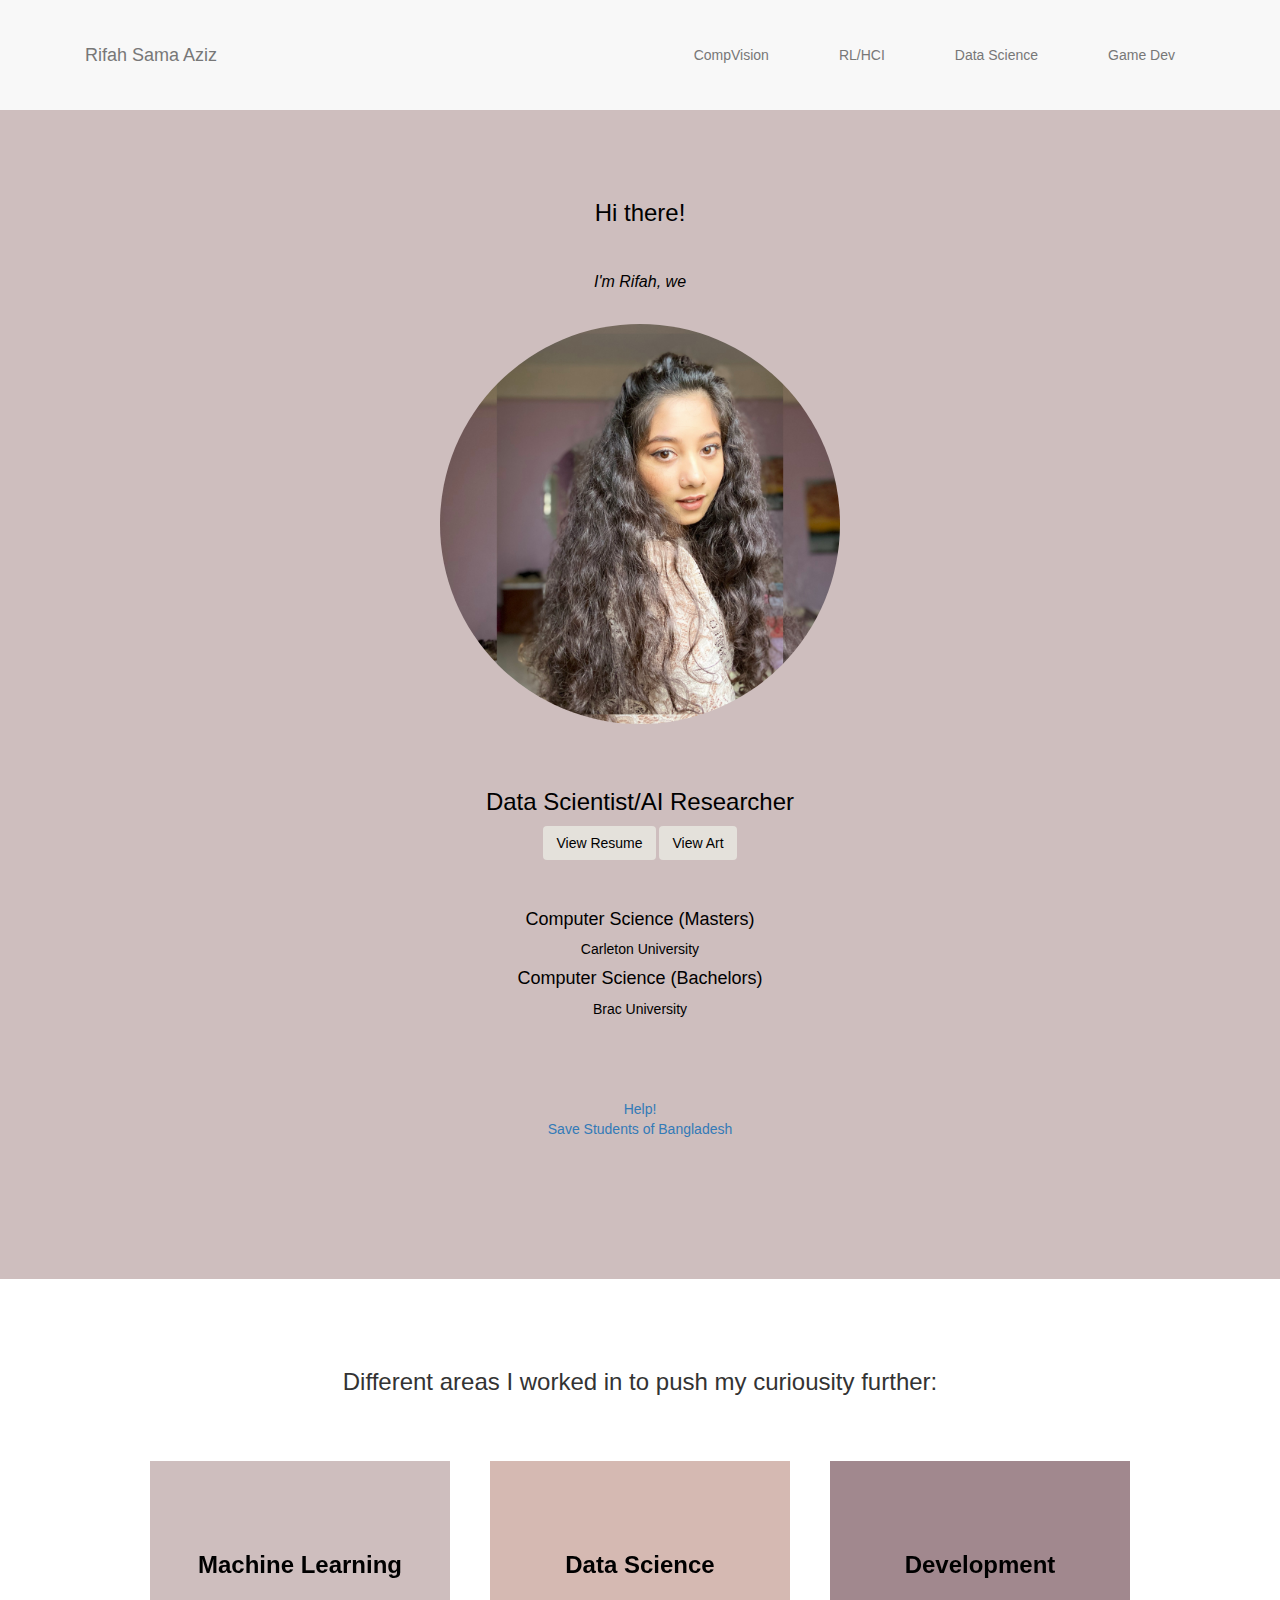
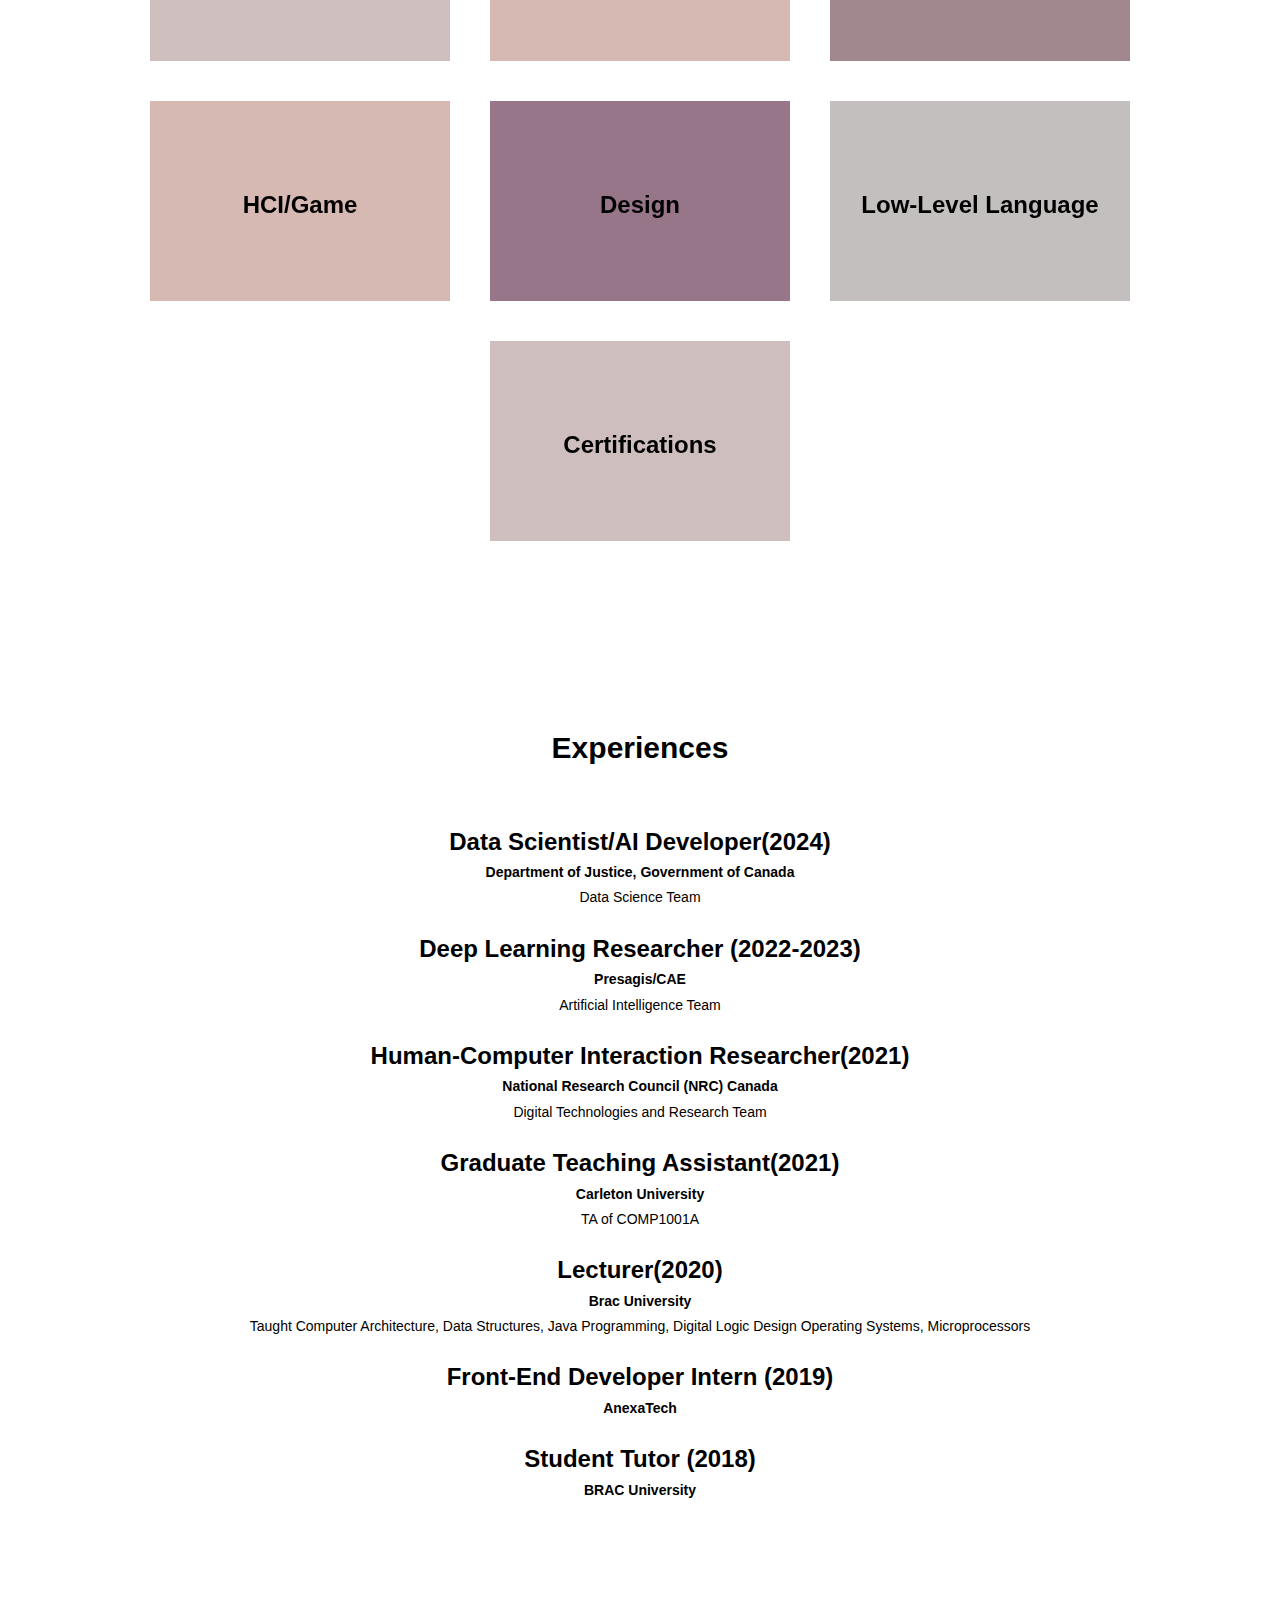
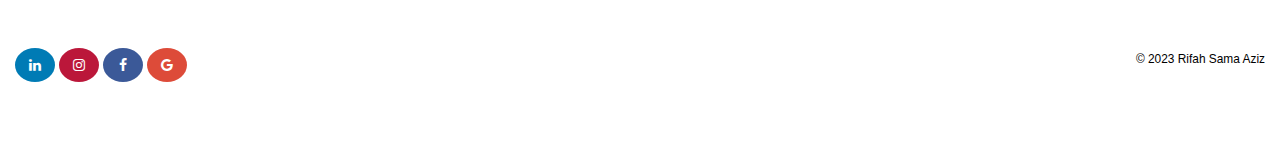
<file: index.html>
<!DOCTYPE html>
<html>
<head>
    <!-- Theme Made By www.w3schools.com - No Copyright -->
    <title>Rifah Sama Aziz</title>

    <meta charset="utf-8">
    <meta name="viewport" content="width=device-width, initial-scale=1">
    <link rel="stylesheet" type="text/css" href="styles.css">
    <link rel="stylesheet" href="https://maxcdn.bootstrapcdn.com/bootstrap/3.4.0/css/bootstrap.min.css">
    <link rel="stylesheet" href="https://cdnjs.cloudflare.com/ajax/libs/font-awesome/4.7.0/css/font-awesome.min.css">
    <link href="https://fonts.googleapis.com/css?family=Montserrat" rel="stylesheet">
    <script src="https://ajax.googleapis.com/ajax/libs/jquery/3.4.1/jquery.min.js"></script>
    <script src="https://maxcdn.bootstrapcdn.com/bootstrap/3.4.0/js/bootstrap.min.js"></script>


</head>
<body>

    <!-- Navbar -->
   <nav class="navbar-default">
        <div class="container">
            <div class="navbar-header">
                <button type="button" class="navbar-toggle" data-toggle="collapse" data-target="#myNavbar">
                    <span class="icon-bar"></span>
                    <span class="icon-bar"></span>
                    <span class="icon-bar"></span>
                </button>
                <a class="navbar-brand" href="#"><br>Rifah Sama Aziz</a>
            </div>
            <div class="collapse navbar-collapse" id="myNavbar">
                <ul class="nav navbar-nav navbar-right">
                    <li><a href="CV.html">CompVision  </a></li>
                    <li><a href="RL.html">RL/HCI </a></li>
                    <li><a href="dataviz.html">Data Science </a></li>
                    <li><a href="game.html">Game Dev</a></li>

                </ul>
            </div>
        </div>
        </nav>


    <!-- First Container -->
    <div class="container-fluid bg-1 text-center">
        <h3 class="margin">Hi there! </h3>
        <p id="typing"></p>
        <br>

        <script>
            var i = 0;
            var txt = "I'm Rifah, welcome to my page! \n I equally enjoy being creative and logical in the field of technology!";
            var speed = 60; /* The speed/duration of the effect in milliseconds */

            function typeWriter() {
            if (i < txt.length) {
                var char = txt.charAt(i) === '\n' ? '<br>' : txt.charAt(i);
                // Wrap the character in a span
                var span = '<span class="highlight">' + char + '</span>';
                document.getElementById("typing").innerHTML += span;
                i++;
                setTimeout(typeWriter, speed);
            }
            //  else {
            //     setTimeout(function() {
            //     i = 0;
            //     document.getElementById("typing").innerHTML = '';
            //     setTimeout(typeWriter, speed);
            //     }, 5000);
            // }
            }

            typeWriter();
        </script>

        <img src="images/rsa.jpg" class="img-responsive img-circle margin" style="display:inline" alt="Rifah" width="400px"> <br />
        <h3>Data Scientist/AI Researcher</h3>
        <a class="button-link btn bg-2" type="button" href="https://drive.google.com/file/d/1A37eMprD4UP8imigxWxhZYgogGyG9a2p/view?usp=sharing"> View Resume</a>
        <a class="button-link btn bg-2" type="button" href="design_and_art.html">View Art</a> <br> <br> <br>
        <!--<a class="button-link btn btn-primary" type="button" href="aiml.html">AI (deep learning)</a>
        <a class="button-link btn btn-primary" type="button" href="mixed.html">Programming</a>
        <a class="button-link btn btn-primary" type="button" href="hci.html">HCI</a>
        <a class="button-link btn btn-primary" type="button" href="dataviz.html"> Data Visualization </a>-->
        <!---<a class="button-link btn btn-primary" type="button" href="https://drive.google.com/file/d/1zRWsrxN1mUVV4gaZgRVTH8EexxXrmWRT/view?usp=share_link"> View HCI/Design Resume</a> -->
        <p><h4>Computer Science (Masters) </h4> Carleton University</p>
        <p><h4>Computer Science (Bachelors)</h4> Brac University</p>
        <div class="container-fluid bg-1 text-centre">
            <a class="petition-button" type="button" href="https://www.change.org/p/end-violence-against-quota-protestors-in-bangladesh" >Help! <br> Save Students of Bangladesh</a>
        </div>


    </div>

    <!-- Knowledge Container -->
    <div class="container-fluid text-center">
        <h3 class="margin worktitle">Different areas I worked in to push my curiousity further: <h3>
        <div class="box-container">
            <div class="box">
                <div class="front bg-1">
                    <h3 class="boldtitle">Machine Learning</h3>
                </div>
                <div class="back">
                    <p>PYTHON, MATLAB</p>
                    <p>Pytorch, Tensorflow </p>
                    <p>Segmentation, Detection, Neural Style Transfer, GANs, 3D Reconstruction, Data Fusion, Transformer Networks, LLMs , Q-Learning</p>
                </div>
            </div>
			<div class="box">
				<div class = "front bg-4">
					<h3 class="boldtitle">Data Science</h3>
				</div>
				<div class="back">
					<p>Python</p>
					<p>PowerBI, Tableau</p>
					<p>Azure, Docker, Databricks</p>
				</div>
			</div>
            <div class="box">
				<div class = "front bg-6">
					<h3 class="boldtitle">Development</h3>
				</div>
				<div class="back">
					<p>JAVA</p>
					<p>SQL</p>
					<p>Html/CSS/Php</p>
					<p>Javascript</p>
				</div>
			</div>
			<div class="box">
				<div class = "front bg-4">
					<h3 class="boldtitle">HCI/Game</h3>
				</div>
				<div class="back">
					<p>C#</p>
					<p>Unity</p>
					<p>VR (Oculus Quest 2)</p>
					<p>Genetic Algorithm</p>
					<p>Procedural Content Generation (PCG) </p>
					<p>Reinforcement Learning</p>
				</div>
			</div>
			<div class="box">
				<div class = "front bg-5">
					<h3 class="boldtitle">Design</h3>
				</div>
				<div class="back">
					<p>Adobe Photoshop</p>
                    <p>Adobe Illustrator</p>
                    <p>Adobe In-Design</p>
					<p>Figma</p>
					<p>Rhino 3D</p>
				</div>
			</div>
			<div class="box">
				<div class = "front bg-7">
					<h3 class="boldtitle">Low-Level Language</h3>
				</div>
				<div class="back">
					<p>MIPS assembly Language</p>
				</div>
			</div>
			<div class="box">
				<div class = "front bg-1">
					<h3 class="boldtitle">Certifications</h3>
				</div>
				<div class="back">
                    <p class="certifications"><a href="https://coursera.org/share/a6973c2ba81bca56cbb70f994a2548a0">DeepLearning.ai Specialization</a></p>
					<p class="certifications"><a href="https://coursera.org/share/bcc78bd9c3d1ff9f52c76f0f5da2b54c">IBM - Python for Datascience,AI and Development</a> </p>
				</div>
			</div>
        </div>
    </div>


    <!-- 2ND Container (Grid) -->
    <div class="container-fluid bg-3 text-center">
        <h2 class="margin heading exptitle">Experiences </h2>

        <div class="row">

            <h3 class="heading">Data Scientist/AI Developer(2024)</h3>
            <h5 class="heading"> Department of Justice, Government of Canada </h5>
            <h5> Data Science Team</h5>

        </div>
        <div class="row">

            <h3 class="heading">Deep Learning Researcher (2022-2023)</h3>
            <h5 class="heading"> Presagis/CAE </h5>
            <h5>Artificial Intelligence Team</h5>
            <!-- <p>
                Worked with computer vision models including 3D reconstrcutions, segmentations and GANs.
            </p> -->
        </div>

        <div class="row">
            <h3 class="heading"> Human-Computer Interaction Researcher(2021)</h3>
            <h5 class="heading"> National Research Council (NRC) Canada  </h5>
            <h5>Digital Technologies and Research Team </h5>
            <!-- <p>Worked on applying reinforcement learning (RL) to automate a tutoring system in VR applciation.</p> -->

        </div>
        <div class="row">
            <h3 class="heading"> Graduate Teaching Assistant(2021)</h3>
            <h5 class="heading"> Carleton University </h5>
            <h5>TA of COMP1001A</h5>
            <!--<img src="" class="img-responsive margin" style="width:100%" alt="Image">-->
        </div>

        <div class="row">

            <h3 class="heading">Lecturer(2020)</h3>
            <h5 class="heading"> Brac University </h5>
            <h5>Taught Computer Architecture, Data Structures, Java Programming,
                Digital Logic Design Operating Systems, Microprocessors
            </h5>

        </div>
        <div class="row">
            <h3 class="heading"> Front-End Developer Intern (2019)</h3>
            <h5 class="heading"> AnexaTech </h5>
            <!-- <p>Worked at AnexaTech learning and working with Javascript frameworks i.e Angular and Materials</p> -->

        </div>
        <div class="row">
            <h3 class="heading"> Student Tutor (2018)</h3>
            <h5 class="heading"> BRAC University</h5>
            <!-- <p>Appointed as the Student Tutor/Teaching Assistant of CSE110(Programming Language 1) under CSE department for Fall2018</p> -->
            <!--<img src="" class="img-responsive margin" style="width:100%" alt="Image">-->
        </div>



    </div>



    <!-- <div class="container-fluid bg-2 text-center">
            <h3 class="margin heading exptitle"> Other Creative Hobbies </h3>
            <a class="button-link btn btn-primary" type="button" href="design_and_art.html">Art/Design</a>

        </div> -->

        <!-- Footer -->
        <footer id="footer" class="container-fluid bg-3 text-center">
            <div style="float:left">
                <a href="https://www.linkedin.com/in/rifahsamaaziz/" class="fa fa-linkedin"></a>
                <a href="https://www.instagram.com/rifah_aziz/" class="fa fa-instagram"></a>
                <a href="https://www.facebook.com/rifah.aziz05/" class="fa fa-facebook"></a>
                <a href="mailto: rifahz999@gmail.com" class="fa fa-google"></a>

            </div>

            <div style="float: right">
                <small> &copy; 2023 Rifah Sama Aziz</small>
            </div>
            <!--
            <p class="mailme">If you would like to contact me, please  <a href = "mailto: onimaflies@gmail.com" style="color:#b45763">
              <b>Email Me</b></a> <a href=""></p> -->
        </footer>
</body>
</html>
</file>
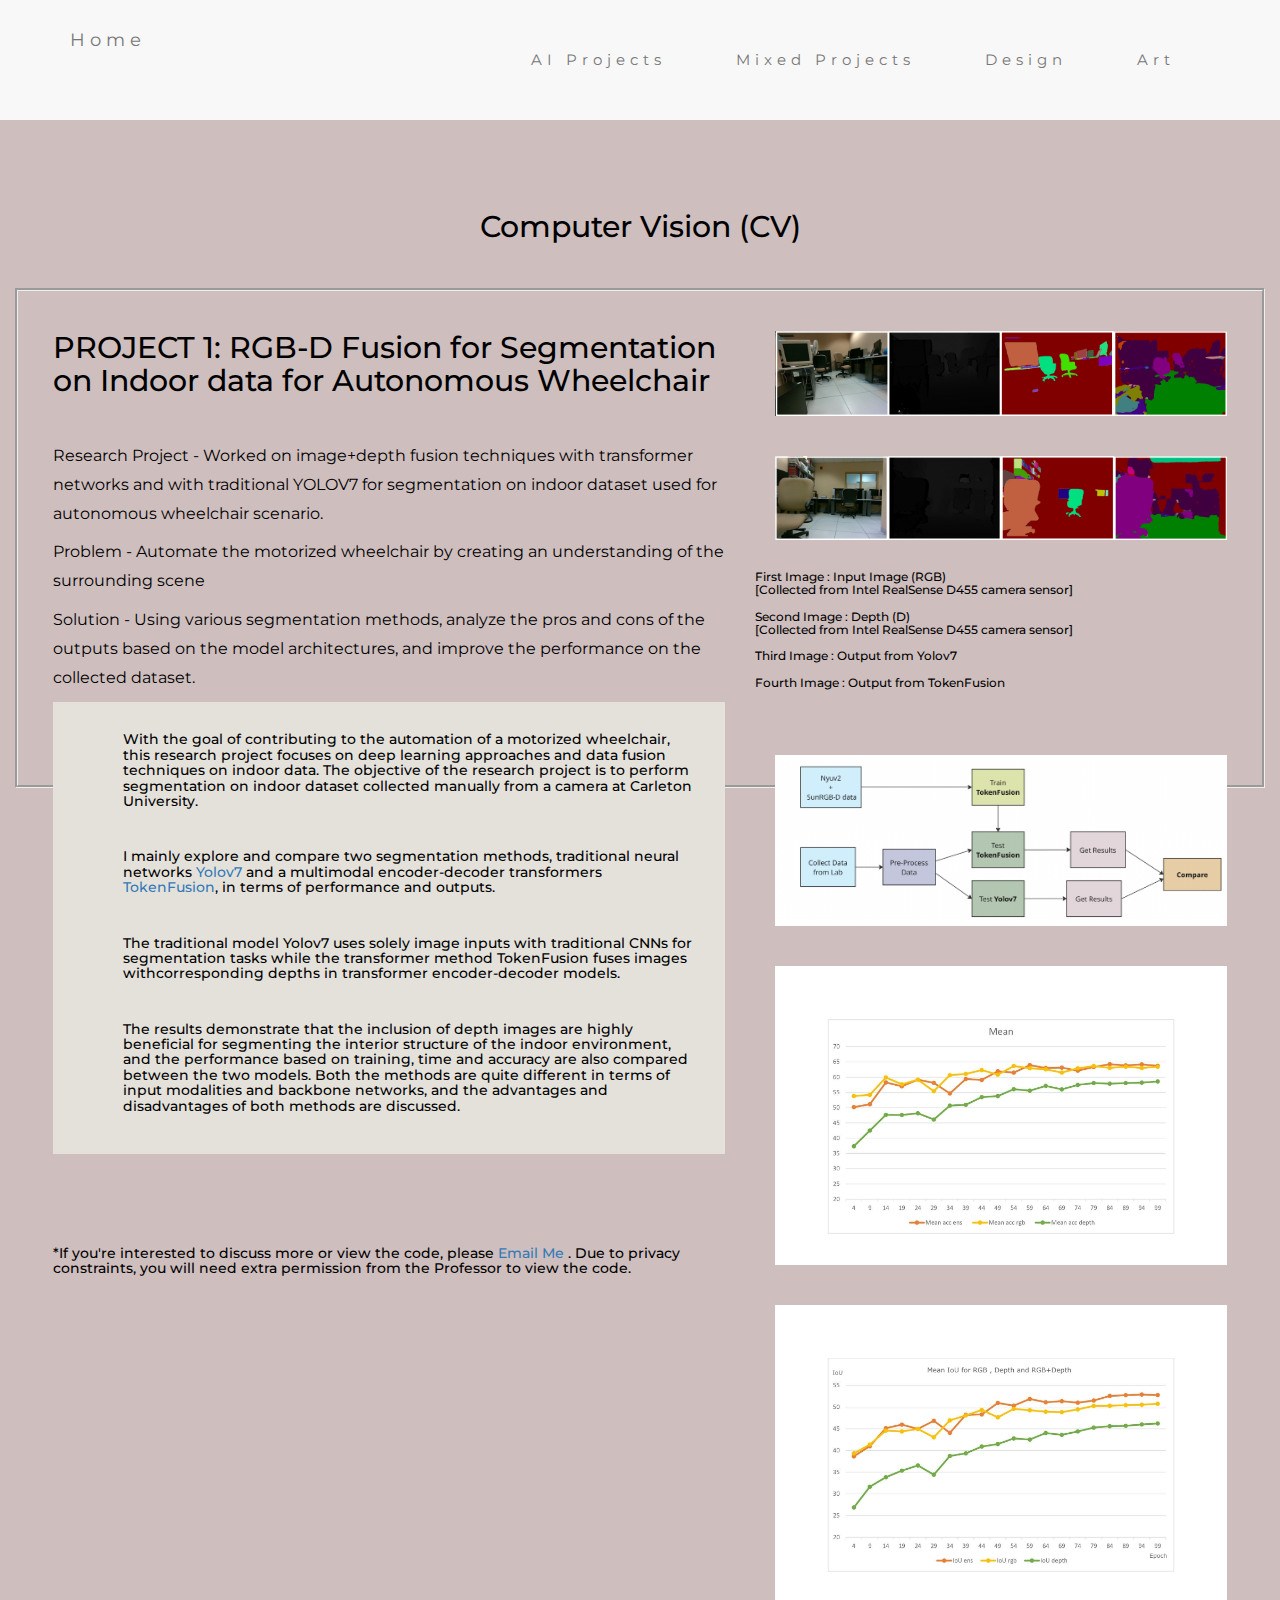
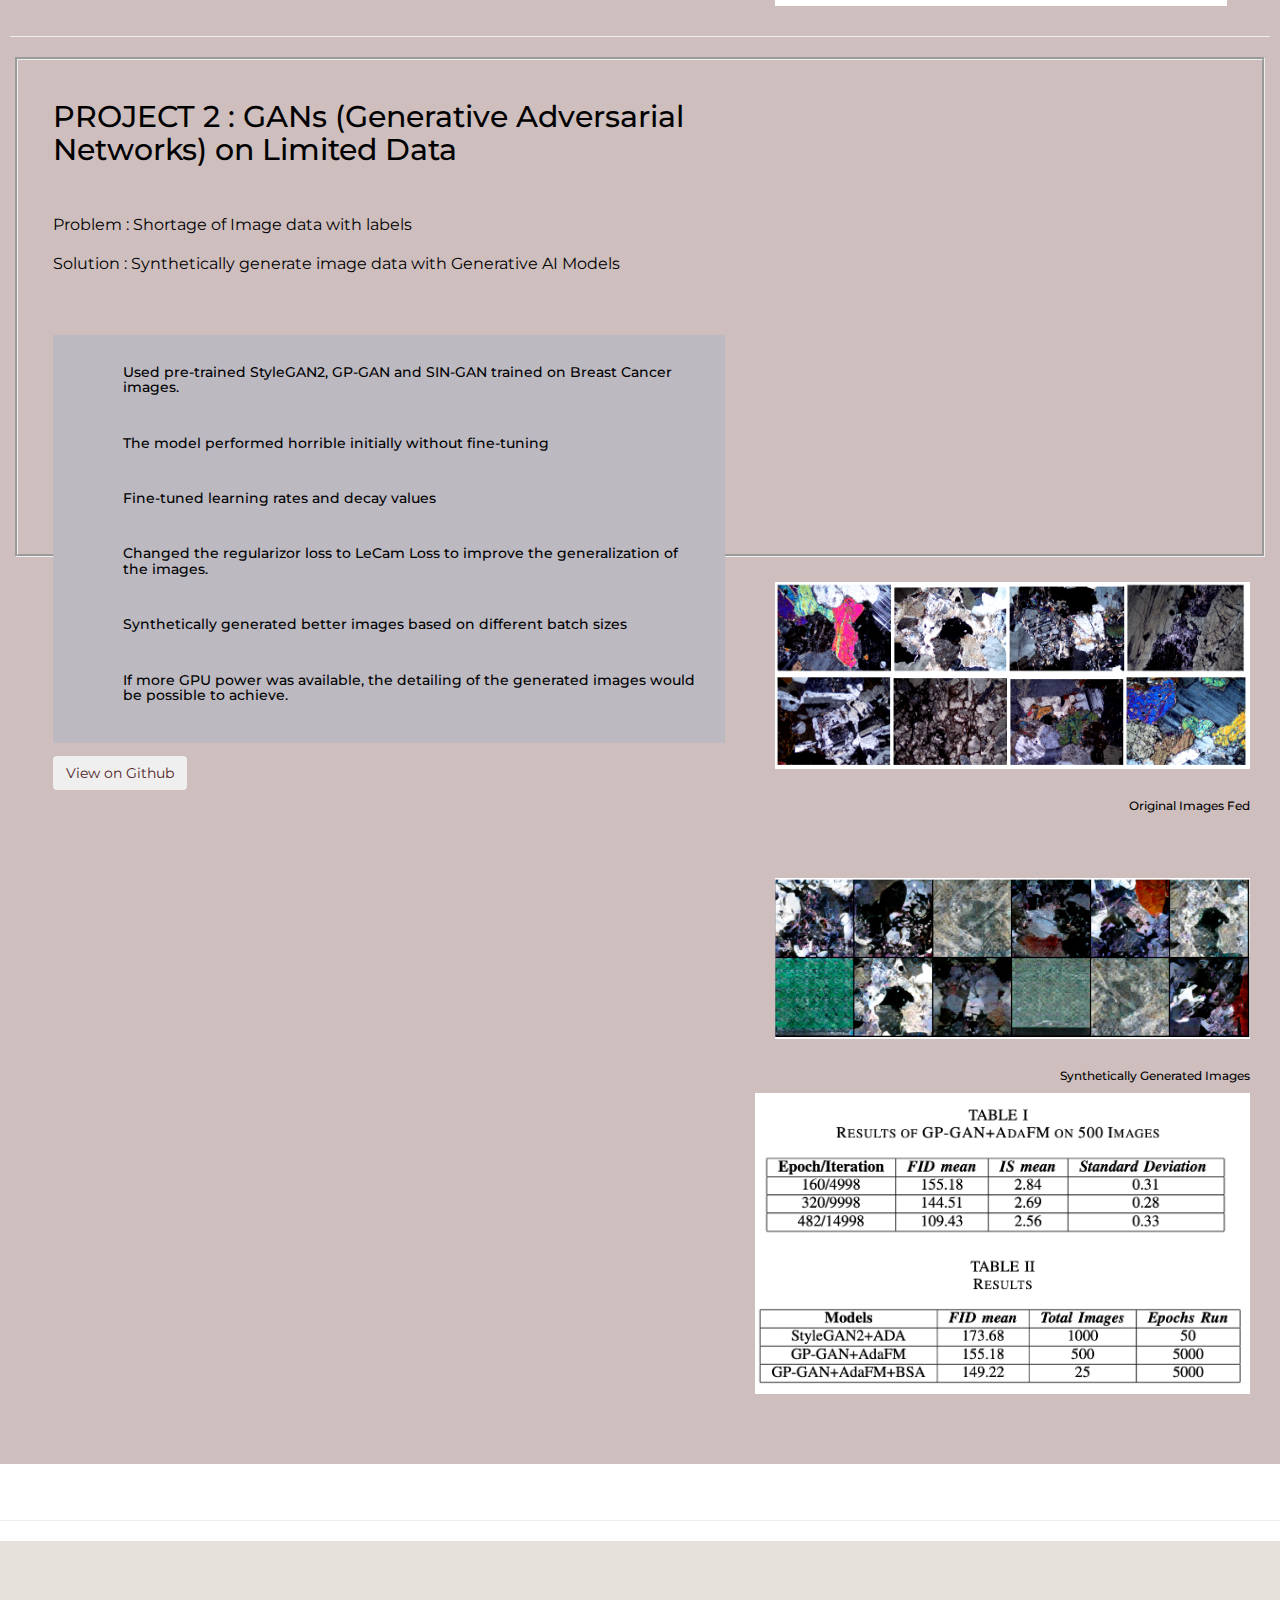
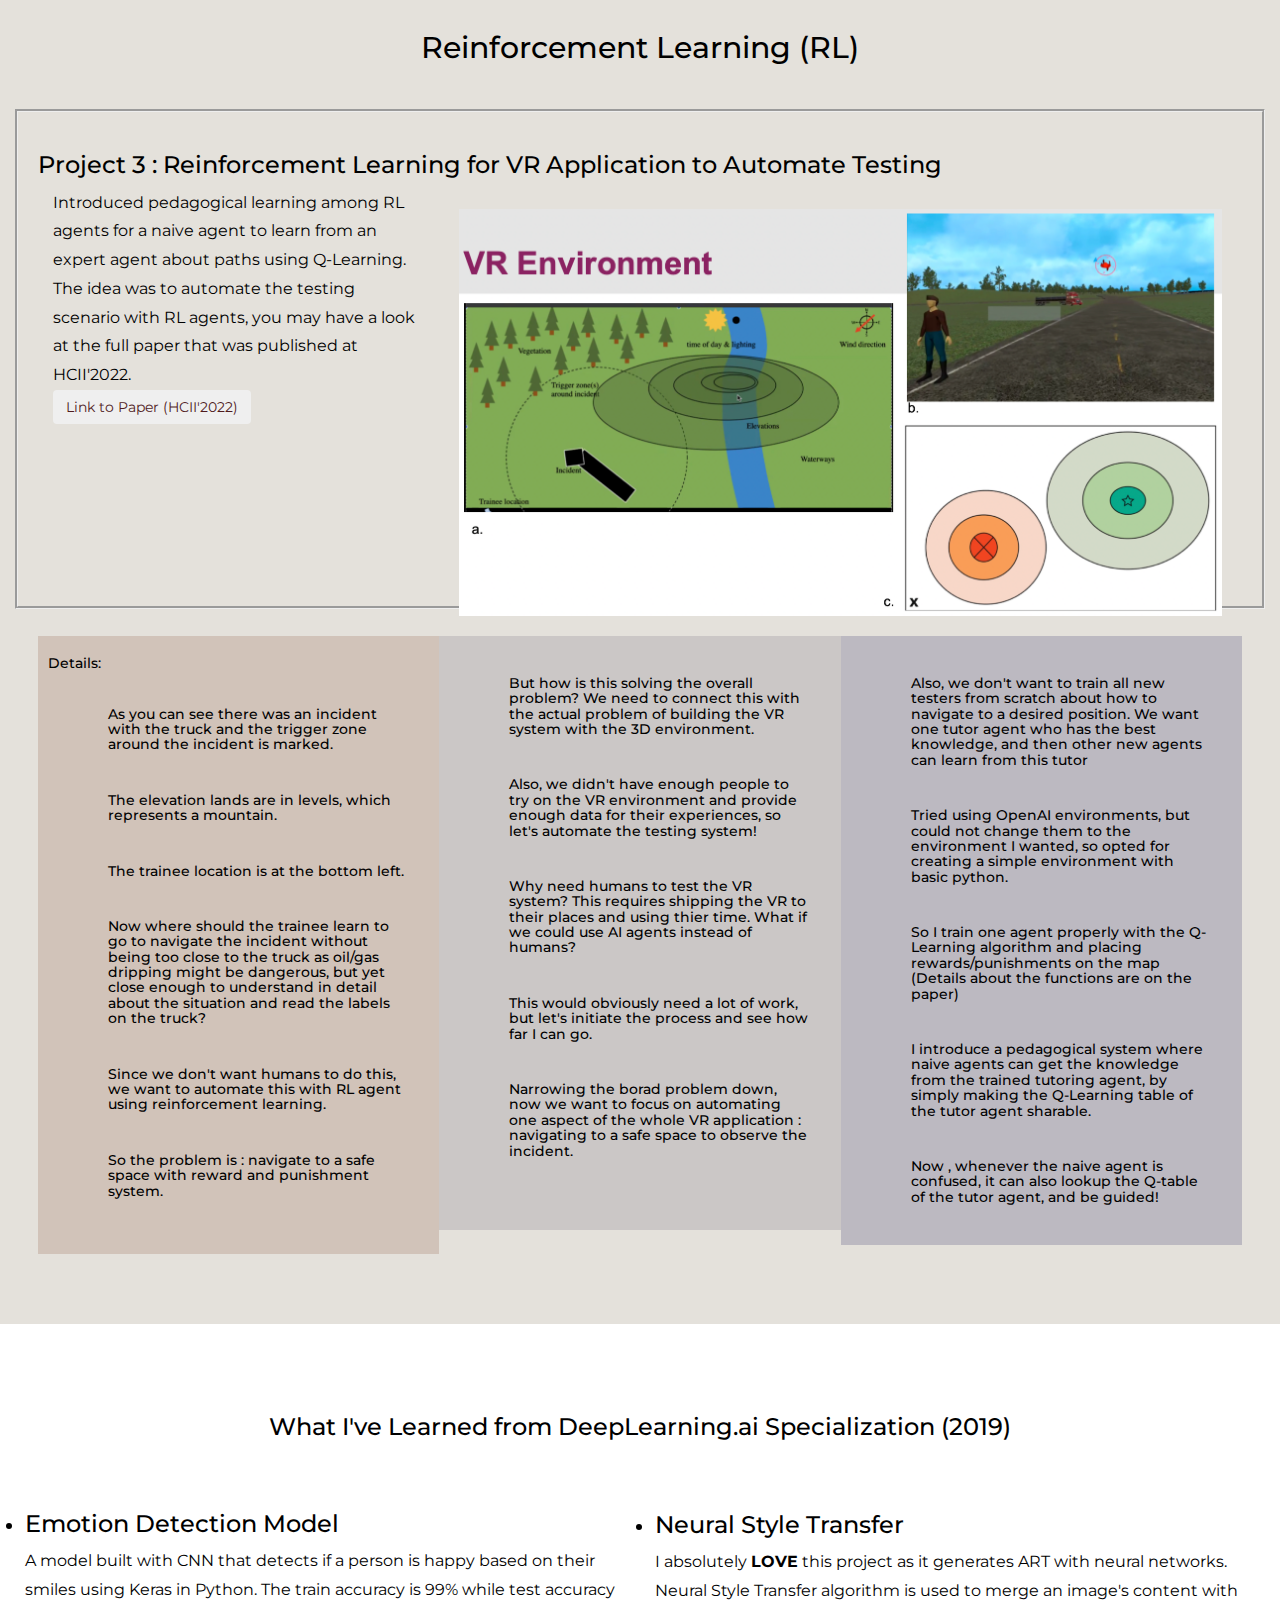
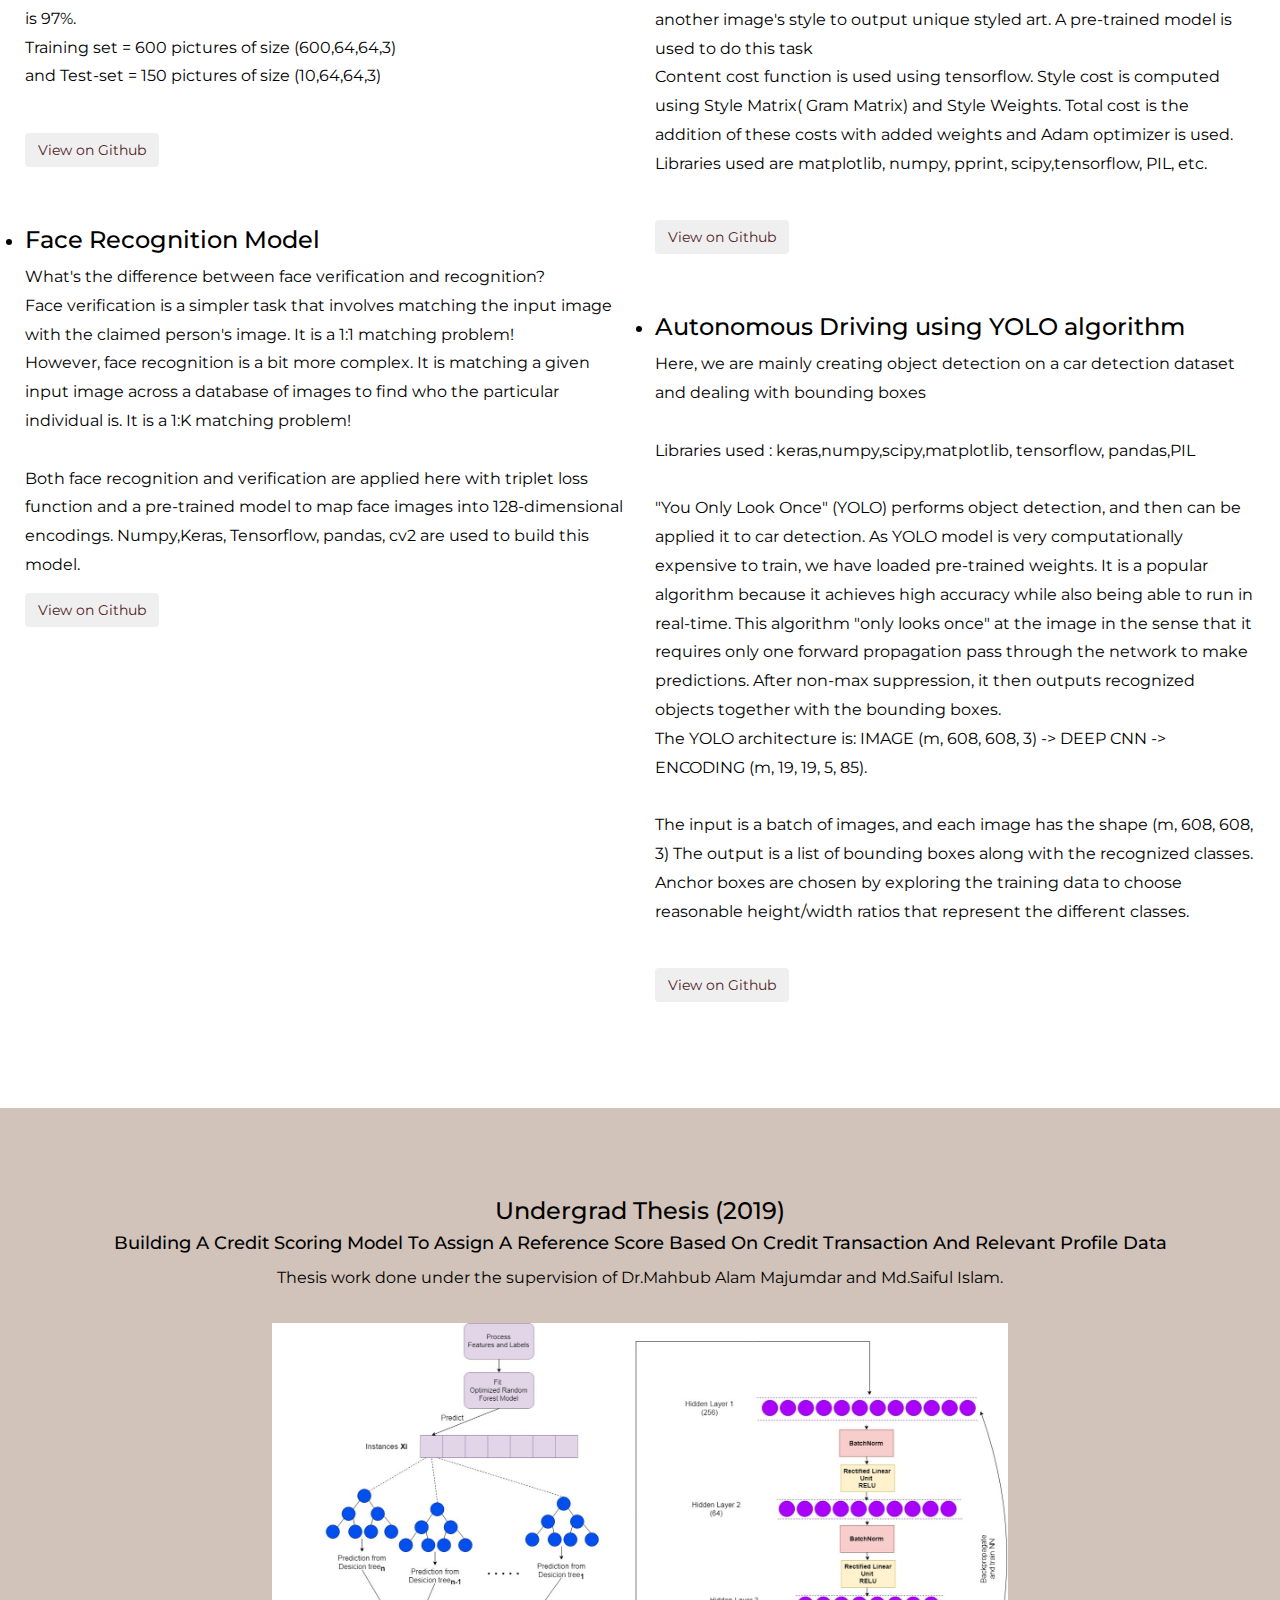
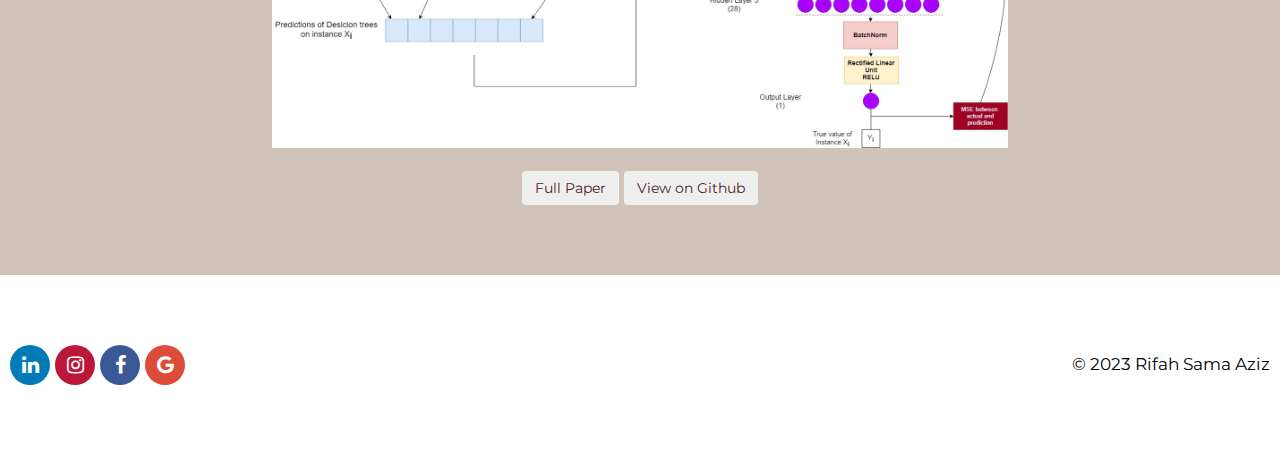
<file: aiml.html>
﻿<!DOCTYPE html>
<html lang="en">
<head>
    <!-- Theme Made By www.w3schools.com - No Copyright -->
    <title>Rifah's Projects</title>
    <meta charset="utf-8">
    <meta name="viewport" content="width=device-width, initial-scale=1">
    <link rel="stylesheet" type="text/css" href="style.css">
    <link rel="stylesheet" href="https://maxcdn.bootstrapcdn.com/bootstrap/3.4.0/css/bootstrap.min.css">
    <link rel="stylesheet" href="https://cdnjs.cloudflare.com/ajax/libs/font-awesome/4.7.0/css/font-awesome.min.css">
    <link href="https://fonts.googleapis.com/css?family=Montserrat" rel="stylesheet">
    <script src="https://ajax.googleapis.com/ajax/libs/jquery/3.4.1/jquery.min.js"></script>
    <script src="https://maxcdn.bootstrapcdn.com/bootstrap/3.4.0/js/bootstrap.min.js"></script>
    <style>
        body {
            font: 20px Montserrat, sans-serif;
            line-height: 1.8;
            color: #ADADAD /*#f5f6f7;*/
        }

        p {
            font-size: 16px;
        }

        .margin {
            margin-bottom: 45px;
        }

        .bg-1 {
            background-color: #CBC7C6;
            /*#CEBEBE;
            #6D2E46;
            #A46E7F;
            #9E5A63;*/
            color: #000000;
            padding: 10px;
        }

        .bg-2 {
            background-color: #E4E1DB;
            /*#F3EDE2;
            #A26769;
            #644E5B;*/
            color: #000000;
            padding: 10px;
        }

        .bg-3 {
            background-color: #ffffff;
            color: #000000;
            padding: 10px;
        }

        .bg-4 {
            background-color: #BCB9C1;
            #D5B9B2;
            #ECE2D0;
            #97AABD;
            color: #000000;
            padding: 10px;
            
        }

        .bg-5 {
            background-color: #D1C3B9;
            #C6D4C2;
            #987689;
            color: #000000;
            padding: 10px;
        }

        .bg-6 {
            background-color: #CEBEBE;
            color: #000000;
            padding: 10px;
        }

        .container-fluid {
            padding-top: 70px;
            padding-bottom: 70px;
        }

        .navbar {
            padding-top: 15px;
            padding-bottom: 15px;
            border: 0;
            border-radius: 0;
            margin-bottom: 0;
            font-size: 15px;
            letter-spacing: 5px;
        }

        .navbar-nav li a:hover {
            color: #19E5A63 !important; /*1ABC9C*/
        }

        .fa-instagram {
            background: #bb173a;
            color: white;
        }

        .fa-linkedin {
            background: #007bb5;
            color: white;
        }

        .fa:hover {
            opacity: 0.7;
        }

        .fa-facebook {
            background: #3B5998;
            color: white;
        }

        .fa-google {
            background: #dd4b39;
            color: white;
        }

        .fa {
            padding: 10px;
            font-size: 20px;
            width: 40px;
            text-align: center;
            text-decoration: none;
            margin: 0;
            border-radius: 50%;
        }
    </style>
</head>
<body>

    <!-- Navbar -->
    <nav class="navbar navbar-default">
        <div class="container">
            <div class="navbar-header">
                <button type="button" class="navbar-toggle" data-toggle="collapse" data-target="#myNavbar">
                    <span class="icon-bar"></span>
                    <span class="icon-bar"></span>
                    <span class="icon-bar"></span>
                </button>
                <a class="navbar-brand" href="index.html">Home</a>
            </div>
            <div class="collapse navbar-collapse" id="myNavbar">
                <ul class="nav navbar-nav navbar-right">
                    <li><a href="aiml.html">AI Projects </a></li>
                    <li><a href="mixed.html">Mixed Projects</a></li>
                    <li><a href="design.html">Design</a></li>
                    <!-- <a href="https://rifahswork.wordpress.com/">Masters </a></li>  david mould's work-->
                    <!--  <li><a href="projects.html">Web </a></li>    not including web projects -->
                    <!-- <li><a href="personalprojects.html">Personal </a></li>-->
                    <li><a href="art.html">Art</a></li>
                </ul>
            </div>
        </div>
    </nav>

    <!-- First Container -->
    <div class="container-fluid  text-left bg-6">
        <h2 class="margin text-center">Computer Vision (CV) </h2>
        <!--    <hr width="100%;"
    color="red"
    size="10"
    align="left">-->

        <div class=" partition">


            <div class="text-left webpartition  col-sm-7">
                <h2 class="margin text-left">
                    PROJECT 1: RGB-D Fusion for Segmentation on Indoor data for Autonomous Wheelchair
                </h2>
                <p>
                    Research Project - Worked on image+depth fusion techniques with transformer networks and with traditional YOLOV7 for segmentation
                    on indoor dataset used for autonomous wheelchair scenario.
                </p>


                <p>Problem - Automate the motorized wheelchair by creating an understanding of the surrounding scene </p>
                <p>
                    Solution - Using various segmentation methods, analyze the pros and cons of the outputs based on the
                    model architectures, and improve the performance on the collected dataset.
                </p>


                <h5 class="bg-2">
                    <ul>
                        <li>
                            With the goal of contributing to the automation of a motorized wheelchair, this research project focuses on
                            deep learning approaches and data fusion techniques on indoor data. The objective of the research project is to
                            perform segmentation on indoor dataset collected manually from a camera at Carleton University.
                        </li>
                        <br />
                      

                        <li>
                            I mainly explore and compare two segmentation methods, traditional neural networks <a href="https://arxiv.org/abs/2207.02696">Yolov7</a> and a multimodal encoder-decoder transformers <a href="https://arxiv.org/abs/2204.08721">TokenFusion</a>, in terms of
                            performance and outputs.
                        </li>
                        <br />
                        <li>
                            The traditional model Yolov7 uses solely image inputs with traditional
                            CNNs for segmentation tasks while the transformer method TokenFusion fuses images withcorresponding depths in transformer encoder-decoder models.
                        </li>
                        <br />
                        <li>
                            The results demonstrate that the inclusion of depth images
                            are highly beneficial for segmenting the interior structure of the indoor environment, and the performance based on
                            training, time and accuracy are also compared between the two models. Both the methods are quite different in terms of
                            input modalities and backbone networks, and the advantages and disadvantages of both methods are discussed.
                        </li>

                    </ul>







                </h5>


                <br />
                <br />
                <h5>
                    *If you're interested to discuss more or view the code, please <a href="mailto:rifahsamaaziz@gmail.com.com">Email Me</a> .
                    Due to privacy constraints, you will need extra permission from the Professor to view the code.
                </h5>
                <br />
                <br />

            </div>
            <div class="col-sm-5">
                <img src="images/validate_0.png" class="text-right framepic" width="100%" />
                <img src="images/validate_1.png" class="text-right framepic" width="100%" />
                <p>
                    <h6>
                        First Image : Input Image (RGB) <br />
                        [Collected from  Intel RealSense D455 camera sensor] <br /> <br />
                        Second Image : Depth (D) <br />
                        [Collected from  Intel RealSense D455 camera sensor]<br /> <br />
                        Third Image : Output from Yolov7  <br /> <br />
                        Fourth Image : Output from TokenFusion <br />
                    </h6>
                    <br />
                    <img src="images/methodology.png" class="text-right framepic" width="100%" />
                    <br />
                    <img src="images/mean.jpg" class="text-right framepic" width="100%" />
                    <img src="images/iou.jpg" class="text-right framepic" width="100%" />

                </p>
            </div>
        </div>

        <hr width="100%;"
            color="red"
            size="10"
            align="left">


        <div class="partition">

            <div class="text-left webpartition  col-sm-7">
                <h2 class="margin text-left">
                    PROJECT 2 : GANs (Generative Adversarial Networks) on Limited Data
                </h2>


                <p> Problem : Shortage of Image data with labels</p>
                <p>Solution : Synthetically generate image data with Generative AI Models</p>
                <br />
                <h5 class="bg-4">
                    <ul>
                        <li>Used pre-trained StyleGAN2, GP-GAN and SIN-GAN trained on Breast Cancer images. </li>
                        <br />
                        <li>The model performed horrible initially without fine-tuning</li>
                        <br />
                        <li>Fine-tuned learning rates and decay values</li>
                        <br />
                        <li>Changed the regularizor loss to LeCam Loss to improve the generalization of the images.</li>
                        <br />
                        <li>Synthetically generated better images based on different batch sizes</li>
                        <br />
                        <li>If more GPU power was available, the detailing of the generated images would be possible to achieve. </li>
                        <br />
                    </ul>

                </h5>

                <button class="btn btn-secondary" type="button"> <a class="visiblefont" href="https://github.com/Rifahaziz/GANs_on_limited_data.git" target="_blank">View on Github </a></button> <br />




            </div>


            <br />
            <br><br>


        </div>
        <div class="text-right   col-sm-5">
            <figure>
                <img src="images/dataset.png" class="text-right framepic" width="100%" />
                <figcaption> <h6>Original Images Fed </h6> </figcaption>
            </figure>
            <br />
            <figure>
                <img src="images/gan.png" class="text-right framepic" width="100%" />
                <figcaption> <h6>Synthetically Generated Images </h6> </figcaption>

            </figure>
            <img src="images/table2.png" class="text-right" width="100%" /><img src="images/table1.png" class="text-right" width="100%" />



        </div>
    </div>
    <br />
    <hr width="100%;"
        color="red"
        size="10"
        align="left">


    <div class="container-fluid  text-left bg-2">

        <h2 class="margin text-center">Reinforcement Learning (RL) </h2>

        <div class="partition">

            <div class=" single_proj">

                <h3>
                    Project 3 : Reinforcement Learning for VR Application to Automate Testing
                </h3>
                <p class="col-sm-4 ">
                    Introduced pedagogical learning among RL agents for a naive agent to learn from an expert agent about paths using Q-Learning. The idea
                    was to automate the testing scenario with RL agents, you may have a look at the full paper that was published at HCII'2022.<br />


                    <button class="btn btn-secondary" type="button"><a class="visiblefont" href="https://nrc-publications.canada.ca/eng/view/object/?id=092abd61-a800-412c-968e-a86ec8f21029" target="_blank">Link to Paper (HCII'2022)</a></button>
                </p>
                <img src="images/vr.png" class="text-center framepic" width="65%"> <br />
                <div class=" bg-5 col-sm-4" padding="10px">

                    <h5>
                        Details:</br> <br />
                        <ul>
                            <li> As you can see there was an incident with the truck and the trigger zone around the incident is marked. </li>
                            <br>
                            <li>The elevation lands are in levels, which represents a mountain. </li>

                            <br>
                            <li> The trainee location is at the bottom left.</li>
                            <br>
                            <li>
                                Now where should the trainee learn to go to navigate the incident without being too close to the truck as
                                oil/gas dripping might be dangerous, but yet close enough to understand in detail about the situation and read the labels on the truck?
                            </li>
                            <br>
                            <li>
                                Since we don't want humans to do this, we want to automate this with RL agent using reinforcement learning.
                            </li>
                            <br>
                            <li>So the problem is : navigate to a safe space with reward and punishment system.</li>
                            <br>
                            <br>
                           
                    </h5>
                </div>

                <div class="bg-1 col-sm-4" padding="10px">
                    <h5>
                        <ul>
                            <li>But how is this solving the overall problem? We need to connect this with the actual problem of building the VR system with the 3D environment.</li>
                            <br>
                            <li>Also, we didn't have enough people to try on the VR environment and provide enough data for their experiences, so let's automate the testing system!</li>
                            <br>
                            <li>Why need humans to test the VR system? This requires shipping the VR to their places and using thier time. What if we could use AI agents instead of humans?</li>
                            <br>
                            <li>This would obviously need a lot of work, but let's initiate the process and see how far I can go. </li>
                            <br>
                            <li>Narrowing the borad problem down, now we want to focus on automating one aspect of the whole VR application : navigating to a safe space to observe the incident.</li>
                            <br>
                            <br>
                            <br>
                            
                        </ul>

                    </h5>
                </div>
                <div class="bg-4 col-sm-4" padding="10px">
                    <h5>
                        <ul>
                            <li>
                                Also, we don't want to train all new testers from scratch about how to navigate to a desired position. We want one tutor agent who has the best knowledge, and then
                                other new agents can learn from this tutor
                            </li>
                            <br>
                            <li>
                                Tried using OpenAI environments, but could not change them to the environment I wanted, so opted for creating a simple environment with basic python.
                            </li>
                            <br>
                            <li>So I train one agent properly with the Q-Learning algorithm and placing rewards/punishments on the map (Details about the functions are on the paper)</li>
                            <br>
                            <li>
                                I introduce a pedagogical system where naive agents can get the knowledge from the trained tutoring agent, by simply making the Q-Learning table of the
                                tutor agent sharable.
                            </li>
                            <br>
                            <li>Now , whenever the naive agent is confused, it can also lookup the Q-table of the tutor agent, and be guided!</li>

                        </ul>




                    </h5>


                </div>
                <br />

            </div>

        </div>
    </div>














    <!--<div class=" artition">
        <div class="text-left   col-sm-4">
            <h3> Maze-Ro Puzzle Game with Procedural Content Generation (PCG) </h3>
            <p>
                Used procedural rule generation to randomly create rules and check its fitness through genetic algorithm. This was a team project of two people.
                My portion of the work was the rule generation through genetic algorithm in C# while my teammate worked on creating the display and scene in unity.

                <br />
                <br /> <br /> <br /> <br /> <br />
            </p>
            <img src="images/maze.png" class="text-right framepic" width="20%" />

            <button class="btn btn-secondary" type="button"><a class="visiblefont" href="https://github.com/kristen223/ITEC-5203-Chromatic-Maze/tree/main/5203-Chromatic-Maze/Assets/Scripts/Rifah" target="_blank"> View on GitHub</a> </button>
        </div>

        <div class="col-sm-5">
            <img src="images/maze flowchart.png" class="text-center framepic " width="50%" />
        </div>


    </div>-->
    <!------------------------DEEPLEARNING.AI ------------------------->

    <div class="container-fluid bg-3 text-left">
        <h3 class="text-center"> What I've Learned from DeepLearning.ai Specialization (2019) </h3> <br>

        <div class="text-left webpartition col-sm-6">
            <li><h3> Emotion Detection Model </h3></li>
            <p>
                A model built with CNN that detects if a person is happy based on their smiles using Keras in Python. The train accuracy is 99% while test accuracy is 97%. <br>
                Training set = 600 pictures of size (600,64,64,3) <br> and
                Test-set = 150 pictures of size (10,64,64,3) <br>
                <br>
            </p>
            <button class="btn btn-secondary" type="button">
                <a class="visiblefont" href="https://github.com/Rifahaziz/deeplearning.ai-coursera/tree/main/4.%20Convolutional%20Neural%20Networks/Emotion%20Detection" target="_blank"> View on Github</a>
            </button>
            <br />
            <br />

            <li><h3>Face Recognition Model</h3></li>
            <p>
                What's the difference between face verification and recognition?<br>
                Face verification is a simpler task that involves matching the input image with the claimed person's image. It is a 1:1 matching problem! <br>
                However, face recognition is a bit more complex. It is matching a given input image across a database of images to find who the particular individual
                is. It is a 1:K matching problem! <br>
                <br />
                Both face recognition and verification are applied here with triplet loss function and a pre-trained model to map face images into 128-dimensional
                encodings. Numpy,Keras, Tensorflow, pandas, cv2 are used to build this model.

            </p>
            <button class="btn btn-secondary" type="button">
                <a class="visiblefont" href="https://github.com/Rifahaziz/deeplearning.ai-coursera/tree/main/4.%20Convolutional%20Neural%20Networks/Face%20Recognition" target="_blank"> View on Github</a>
            </button>


            <br>
            <br>
            <br />
            <br />


        </div>
        <div class="col-sm-1"></div>
        <div class=" webpartition col-sm-6 text-left">
            <li><h3> Neural Style Transfer</h3></li>
            <p>
                I absolutely <strong>LOVE</strong> this project as it generates ART with neural networks.
                Neural Style Transfer algorithm is used to merge an image's content with another image's style to output unique styled art. A pre-trained model is used to do this task <br>
                Content cost function is used using tensorflow. Style cost is computed using Style Matrix( Gram Matrix) and Style Weights. Total cost is the addition of these costs with added weights and Adam optimizer is used. <br>
                Libraries used are matplotlib, numpy, pprint, scipy,tensorflow, PIL, etc. <br><br>

            </p>
            <button class="btn btn-secondary" type="button"> <a class="visiblefont" href="https://github.com/Rifahaziz/deeplearning.ai-coursera/tree/main/4.%20Convolutional%20Neural%20Networks/Neural%20Style%20Transfer" target="_blank">View on Github </a></button> <br><br>

            <li><h3>Autonomous Driving using YOLO algorithm</h3> </li>
            <p>
                Here, we are mainly creating object detection on a car detection dataset and dealing with bounding boxes

                <br> <br>
                Libraries used : keras,numpy,scipy,matplotlib, tensorflow, pandas,PIL
                <br><br>
                "You Only Look Once" (YOLO) performs object detection, and then can be applied it to car detection. As YOLO model is very computationally expensive to train, we have loaded pre-trained weights. It is a popular algorithm because it achieves high accuracy while also being able to run in real-time. This algorithm "only looks once" at the image in the sense that it requires only one forward propagation pass through the network to make predictions. After non-max suppression, it then outputs recognized objects together with the bounding boxes.
                <br>
                The YOLO architecture is: IMAGE (m, 608, 608, 3) -> DEEP CNN -> ENCODING (m, 19, 19, 5, 85). <br><br>

                The input is a batch of images, and each image has the shape (m, 608, 608, 3)
                The output is a list of bounding boxes along with the recognized classes.  <br>

                Anchor boxes are chosen by exploring the training data to choose reasonable height/width ratios that represent the different classes. <br>

                <br>

            </p>

            <button class="btn btn-secondary" type="button">
                <a class="visiblefont" href="https://github.com/Rifahaziz/deeplearning.ai-coursera/tree/main/4.%20Convolutional%20Neural%20Networks/YOLO%20algorithm" target="_blank"> View on Github</a>
            </button> <br><br>
        </div>

    </div>








    <!-- First Container
        <div class="container-fluid bg-1 ">
            <h2 class="text-center display-3 font-italic"> My Own Projects </h2> <br>
        </div>

        <div class="container-fluid ">

            <div class=" partition space  bg-7">
                <h3 class="text-center"> Emotion Detection Model </h3>
                <p>
                    A model built with CNN that detects if a person is happy based on their smiles. This is the first time I have used Keras in Python. The train accuracy is 99% while test accuracy is 97%. <br>
                    Training set = 600 pictures of size (600,64,64,3) <br> and
                    Test-set = 150 pictures of size (10,64,64,3) <br>
                    <br>
                    Help taken from the deeplearning.ai course by Andrew Ng on Coursera. <br>
                </p>

                <button class="btn btn-secondary" type="button">
                    <a class="visiblefont" href="https://github.com/Rifahaziz/deeplearning.ai-coursera/tree/main/4.%20Convolutional%20Neural%20Networks/Emotion%20Detection" target="_blank"> View on Github</a>
                </button> <br><br>

                <div class="text-left  col-sm-6">
                    <img src="" class="text-right framepic" height="350px">
                </div>
            </div>

            <div class=" partition space bg-6">
                <h3 class="text-center"> Face Recognition Model </h3>
                <p>
                    What's the difference between face verification and recognition?<br>
                    Face verification is a simpler task that involves matching the input image with the claimed person's image. It is a 1:1 matching problem! <br>
                    However, face recognition is a bit more complex. It is matching a given input image across a database of images to find who the particular individual is. It is a 1:K matching problem! <br>
                <p>
                <p>
                    Both face recognition and verification are applied here with triplet loss function and a pre-trained model to map face images into 128-dimensional encodings. Numpy,Keras, Tensorflow, pandas, cv2 are used to build this model.

                    <br> <br>
                    Programming assignment from the deeplearning.ai course by Andrew Ng on Coursera. <br>
                </p>

                <button class="btn btn-secondary" type="button">
                    <a class="visiblefont" href="https://github.com/Rifahaziz/deeplearning.ai-coursera/tree/main/4.%20Convolutional%20Neural%20Networks/Face%20Recognition" target="_blank"> View on Github</a>
                </button> <br><br>

                <div class="text-left  col-sm-6">
                    <img src="" class="text-right framepic" height="350px">
                </div>
            </div>

            <div class=" partition space  bg-5">
                <h3 class="text-center"> Neural Style Transfer </h3>
                <p>
                    I absolutely <strong>LOVE</strong> this project as it generates ART with neural networks.
                    Neural Style Transfer algorithm is used to merge an image's content with another image's style to output unique styled art. A pre-trained model is used to do this task <br>
                    Content cost function is used using tensorflow. Style cost is computed using Style Matrix( Gram Matrix) and Style Weights. Total cost is the addition of these costs with added weights and Adam optimizer is used. <br>
                    Libraries used are matplotlib, numpy, pprint, scipy,tensorflow, PIL, etc. <br><br>



                    Programming assignment from the deeplearning.ai course by Andrew Ng on Coursera. <br>
                </p>

                <button class="btn btn-secondary" type="button">
                    <a class="visiblefont" href="https://github.com/Rifahaziz/deeplearning.ai-coursera/tree/main/4.%20Convolutional%20Neural%20Networks/Neural%20Style%20Transfer" target="_blank"> View on Github</a>
                </button> <br><br>

                <div class="text-left  col-sm-6">
                    <img src="" class="text-right framepic" height="350px">
                </div>
            </div>

            <div class=" partition space bg-8">
                <h3 class="text-center"> Autonomous Driving using YOLO algorithm</h3>
                <p>
                    Here, we are mainly creating object detection on a car detection dataset and dealing with bounding boxes

                    <br> <br>
                    Libraries used : keras,numpy,scipy,matplotlib, tensorflow, pandas,PIL, argparse
                    <br><br>
                    "You Only Look Once" (YOLO) performs object detection, and then can be applied it to car detection. As YOLO model is very computationally expensive to train, we have loaded pre-trained weights. It is a popular algorithm because it achieves high accuracy while also being able to run in real-time. This algorithm "only looks once" at the image in the sense that it requires only one forward propagation pass through the network to make predictions. After non-max suppression, it then outputs recognized objects together with the bounding boxes.
                    <br>
                    The YOLO architecture is: IMAGE (m, 608, 608, 3) -> DEEP CNN -> ENCODING (m, 19, 19, 5, 85). <br><br>

                    The input is a batch of images, and each image has the shape (m, 608, 608, 3)
                    The output is a list of bounding boxes along with the recognized classes.  <br>

                    Anchor boxes are chosen by exploring the training data to choose reasonable height/width ratios that represent the different classes. <br>

                    <br>
                    Programming assignment from the deeplearning.ai course by Andrew Ng on Coursera. <br>
                </p>

                <button class="btn btn-secondary" type="button">
                    <a class="visiblefont" href="https://github.com/Rifahaziz/deeplearning.ai-coursera/tree/main/4.%20Convolutional%20Neural%20Networks/YOLO%20algorithm" target="_blank"> View on Github</a>
                </button> <br><br>

                <div class="text-left  col-sm-6">
                    <img src="" class="text-right framepic" height="350px">
                </div>
            </div>
        </li>
    </div>-->

    <div class="container-fluid bg-5 text-center">
        <h3> Undergrad Thesis (2019) </h3>

        <div class="text-cent webpartition " id="thesis">

            <h4> Building A Credit Scoring Model To Assign A Reference Score Based On Credit Transaction And Relevant Profile Data</h4>

            <p>Thesis work done under the supervision of Dr.Mahbub Alam Majumdar and Md.Saiful Islam.</p>

            <a href="https://drive.google.com/open?id=1TLEH771wYBEKIXcAXxeSBVY2HZC8-_FT" class=" text-right" target="_blank">
                <img class="framepic" src="images/RFDNN.jpg" width=60% />
                <br />


                <button class="btn btn-secondary" type="button"><a class="visiblefont" href="https://www.researchgate.net/publication/336141440_Building_A_Credit_Scoring_Model_To_Assign_A_Reference_Score_Based_On_Credit_Transaction_And_Relevant_Profile_Data" target="_blank"> Full Paper</a></button>
                <button class="btn btn-secondary" type="button"> <a class="visiblefont" href="https://github.com/Rifahaziz/Credit-Scoring-Model-.git" target="_blank">View on Github </a></button> <br>
                </li>
        </div>


        



    </div>










    <!-- Third Container (Grid) -->
    <!-- Footer -->
    <!-- Footer -->
    <footer id="footer" class="container-fluid bg-3 text-center">
        <div style="float:left">
            <a href="https://www.linkedin.com/in/rifahsamaaziz/" class="fa fa-linkedin"></a>
            <a href="https://www.instagram.com/rifah_aziz/" class="fa fa-instagram"></a>
            <a href="https://www.facebook.com/rifah.aziz05/" class="fa fa-facebook"></a>
            <a href="mailto: rifahz999@gmail.com" class="fa fa-google"></a>

        </div>

        <div style="float: right">
            <small> &copy; 2023 Rifah Sama Aziz</small>
        </div>

    </footer>

</body>
</html>
</file>
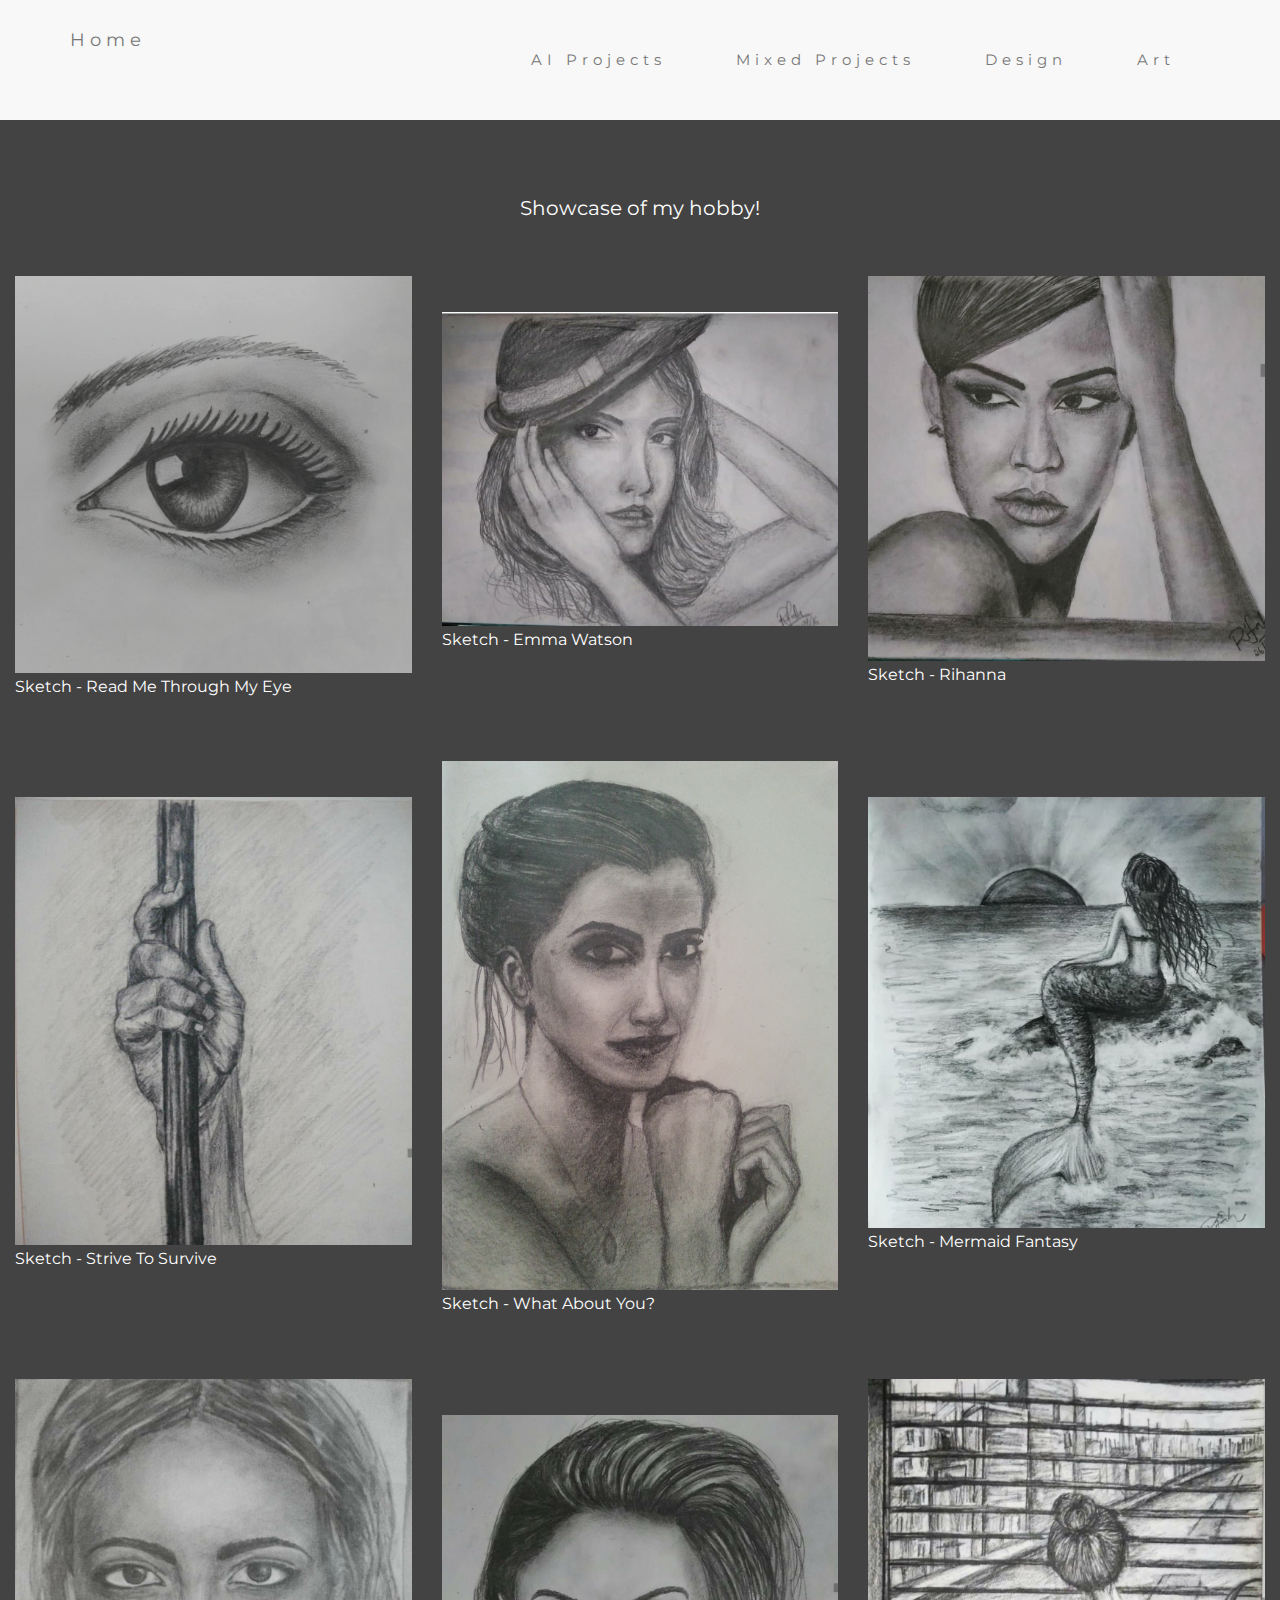
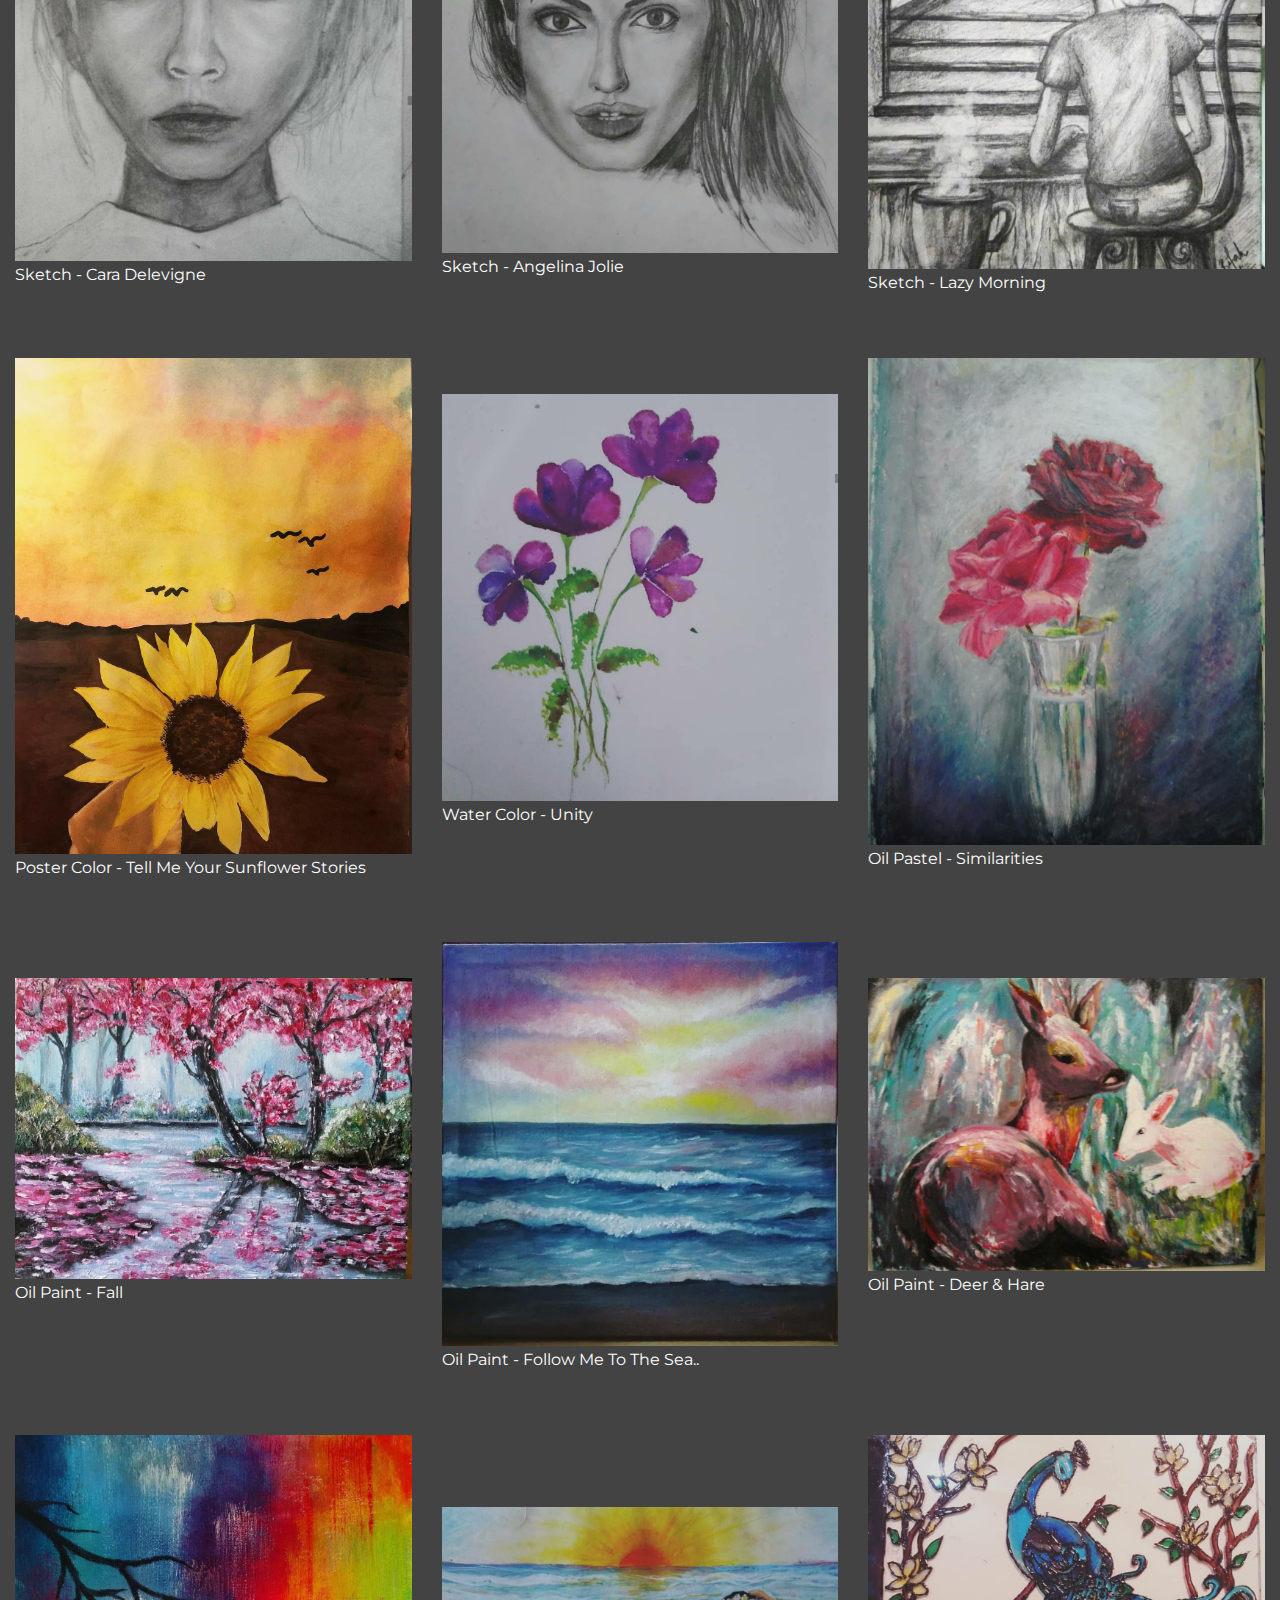
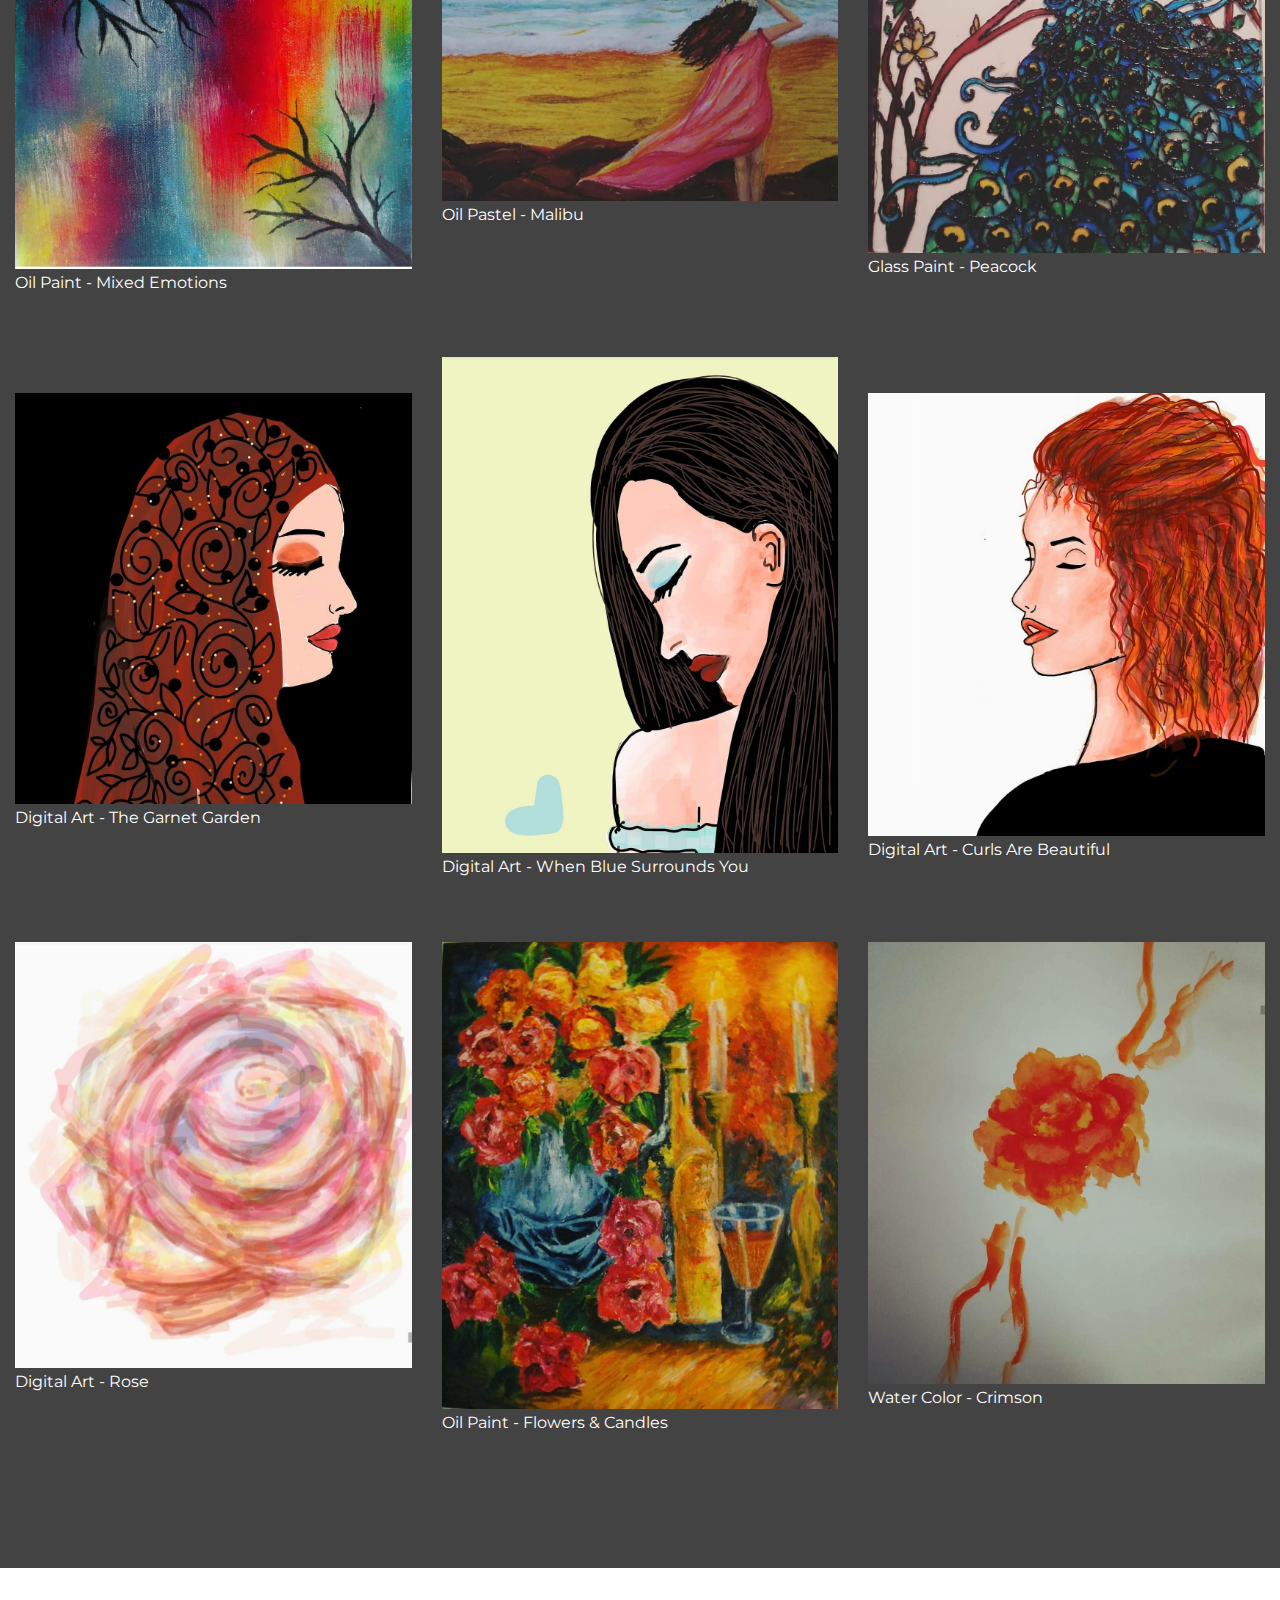
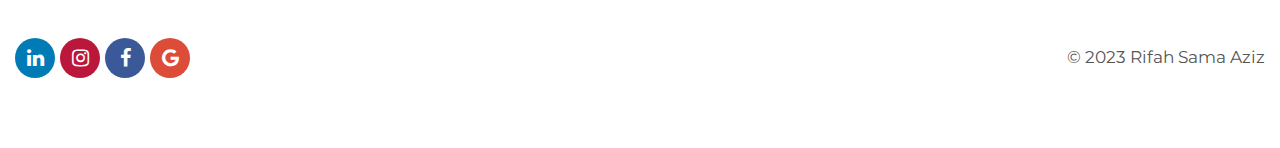
<file: art.html>
<!DOCTYPE html>
<html lang="en">
<head>
  <!-- Theme Made By www.w3schools.com - No Copyright -->
  <title>Rifah's Art</title>
  <meta charset="utf-8">
  <meta name="viewport" content="width=device-width, initial-scale=1">
  <link rel="stylesheet" type="text/css" href="style.css">
  <link rel="stylesheet" href="https://maxcdn.bootstrapcdn.com/bootstrap/3.4.0/css/bootstrap.min.css">
  <link rel="stylesheet" href="https://cdnjs.cloudflare.com/ajax/libs/font-awesome/4.7.0/css/font-awesome.min.css">
  <link href="https://fonts.googleapis.com/css?family=Montserrat" rel="stylesheet">
  <script src="https://ajax.googleapis.com/ajax/libs/jquery/3.4.1/jquery.min.js"></script>
  <script src="https://maxcdn.bootstrapcdn.com/bootstrap/3.4.0/js/bootstrap.min.js"></script>
  <style>
  body {
    font: 20px Montserrat, sans-serif;
    line-height: 1.8;
    color: #ADADAD /*#f5f6f7;*/
  }
  p {font-size: 16px;}
  .margin {margin-bottom: 45px;}
  .bg-1 {
    background-color:#434343;/*#9E5A63; #1abc9c; /* Green */
    color:#ffffff;
  }
  .bg-2 {
    background-color: #644E5B; /* Dark Blue */
    color: #ffffff;
  }
  .bg-3 {
    background-color: #ffffff; /* White */
    color: #555555;
  }
      .bg-4 {
          background-color: #97AABD; /* Black Gray */
          color: #fff;
      }
  .container-fluid {
    padding-top: 70px;
    padding-bottom: 70px;
  }
  .navbar {
    padding-top: 15px;
    padding-bottom: 15px;
    border: 0;
    border-radius: 0;
    margin-bottom: 0;
    font-size: 15px;
    letter-spacing: 5px;
  }
  .navbar-nav  li a:hover {
    color: #9E5A63 ;
  }
  .fa-instagram {
  background: #bb173a;
  color: white;
}
.fa-linkedin {
  background: #007bb5;
  color: white;
}
.fa:hover {
    opacity: 0.7;
}

.fa-facebook {
  background: #3B5998;
  color: white;
}
.fa-google {
  background: #dd4b39;
  color: white;
}
.fa {
  padding: 10px;
  font-size: 20px;
  width: 40px;
  text-align: center;
  text-decoration: none;
  margin:0;
  border-radius: 50%;
}
.art-title{
    color: white;
}
  </style>
</head>
<body>

<!-- Navbar -->
<nav class="navbar navbar-default">
  <div class="container">
    <div class="navbar-header">
      <button type="button" class="navbar-toggle" data-toggle="collapse" data-target="#myNavbar">
        <span class="icon-bar"></span>
        <span class="icon-bar"></span>
        <span class="icon-bar"></span>
      </button>
      <a class="navbar-brand" href="index.html">Home</a>
    </div>
    <div class="collapse navbar-collapse" id="myNavbar">
        <ul class="nav navbar-nav navbar-right">
            <li><a href="aiml.html">AI Projects </a></li>
            <li><a href="mixed.html">Mixed Projects</a></li>
            <li><a href="design.html">Design</a></li>
            <!-- <a href="https://rifahswork.wordpress.com/">Masters </a></li>  david mould's work-->
            <!--  <li><a href="projects.html">Web </a></li>    not including web projects -->
            <!-- <li><a href="personalprojects.html">Personal </a></li>-->
            <li><a href="art.html">Art</a></li>
        </ul>
    </div>
  </div>
</nav>

<div class="container-fluid bg-1 text-left">
    <div class="text-center">
         Showcase of my hobby!
    </div>

    <!--<div class="row text-center">

            <div>
                <a href="https://www.instagram.com/p/CtzP27ZrILq/">
                    <img src="images/pinup3.png" alt="Studio First Project 3" style="width:70%">
                    <div class="art-title">
                        <p>The Shell Cities </p>
                    </div>
                </a>
           </div>

        <div class="row text-center">
            <br>
            <div >
                <a href="https://www.instagram.com/p/CtM9ztnPXII/">
                    <img src="images/pinup2.png" alt="Studio First Project 2" style="width:70%">
                    <div class="art-title">
                        <p> The Listening Hill</p>
                    </div>
                </a>
            </div>
        </div>
        <div class="row text-center">
            <div >
                <a href="https://www.instagram.com/p/CtMpp2gONU1/">
                    <img src="images/pinup1.jpg" alt="Studio First Project 1" style="width:70%">
                    <div class="art-title">
                        <p>The Duality in Space and Personality</p>
                    </div>
                </a>
            </div>
        </div>
    </div>-->






    <div class="row">

        <div class="col-md-4">

            <div >
                <a href="https://www.instagram.com/p/BpWV_qzlvq4/?utm_source=ig_web_copy_link">
                    <img src="images/71583677_751534771974004_1842973812493123584_n.jpg" alt="Eye" style="width:100%">
                    <div class="art-title">
                        <p>Sketch - Read Me Through My Eye </p>
                    </div>
                </a>
            </div>
        </div>
        <div class="col-md-4">
            <br>
            <div >
                <a href="https://www.instagram.com/p/BpbK6YrFnWn/?utm_source=ig_web_copy_link">
                    <img src="images/72489410_673504383059412_3753864514068545536_n.jpg" alt="Emma Watson" style="width:100%">
                    <div class="art-title">
                        <p>Sketch - Emma Watson</p>
                    </div>
                </a>
            </div>
        </div>
        <div class="col-md-4">
            <div >
                <a href="https://www.instagram.com/p/BqLBgeUBp-E/?utm_source=ig_web_copy_link">
                    <img src="images/72542019_845173972550519_6873427805229547520_n.jpg" alt="Rihanna" style="width:100%">
                    <div class="art-title">
                        <p>Sketch - Rihanna</p>
                    </div>
                </a>
            </div>
        </div>
    </div>

    <div class="row">
        <div class="col-md-4">
            <br>
            <div>
                <a href="https://www.instagram.com/p/BozH4H-HIHn/?utm_source=ig_web_copy_link">
                    <img src="images/72483253_491317114754326_2463050722191605760_n.jpg" alt="Strive To Survive" style="width:100%">
                    <div class="art-title">
                        <p>Sketch - Strive To Survive </p>
                    </div>
                </a>
            </div>
        </div>

        <div class="col-md-4">

            <div>

                <a href="https://www.instagram.com/p/Bo9q1SoFeIu/?utm_source=ig_web_copy_link">

                    <img src="images/20151210_144440.jpg" alt="What About You?" style="width:100%">
                    <div class="art-title">
                        <p>Sketch - What About You?</p>
                    </div>
                </a>
            </div>
        </div>
        <div class="col-md-4">
            <br>
            <div>
                <a href="https://www.instagram.com/p/Bp-C_Xqhk57/?utm_source=ig_web_copy_link">
                    <img src="images/72762058_2594797933875411_2164619867431370752_n.jpg" alt="Mermaid" style="width:100%">
                    <div class="art-title">
                        <p>Sketch - Mermaid Fantasy</p>
                    </div>
                </a>
            </div>
        </div>
    </div>

    <div class="row">
        <div class="col-md-4">
            <div>
                <a href="https://www.instagram.com/p/Bo-7aL-lPmZ/?utm_source=ig_web_copy_link">
                    <img src="images/71719391_432101014113135_5816251330787803136_n.jpg" alt="Cara Delevigne" style="width:100%">
                    <div class="art-title">
                        <p>Sketch - Cara Delevigne</p>
                    </div>
                </a>
            </div>
        </div>
        <div class="col-md-4">
            <br>
            <div>
                <a href="https://www.instagram.com/p/BqK_-yJhnhu/?utm_source=ig_web_copy_link">
                    <img src="images/72468710_376198726600344_1154204686216069120_n.jpg" alt="Angelina Jolie" style="width:100%">
                    <div class="art-title">
                        <p>Sketch - Angelina Jolie</p>
                    </div>
                </a>
            </div>
        </div>
        <div class="col-md-4">
            <div>
                <a href="https://www.instagram.com/p/BpoOv68BZjj/?utm_source=ig_web_copy_link">
                    <img src="images/73014243_490628815113708_5666996926579474432_n.jpg" alt="Lazy Morning" style="width:100%">
                    <div class="art-title">
                        <p>Sketch - Lazy Morning</p>
                    </div>
                </a>
            </div>
        </div>
    </div>

    <div class="row">
        <div class="col-md-4">
            <div>
                <a href="https://www.instagram.com/p/B3cBrj6B6Rm/?utm_source=ig_web_copy_link">
                    <img src="images/72224056_787104615052076_2973838113119404032_n.jpg" alt="Sunflower" style="width:100%">
                    <div class="art-title">
                        <p>Poster Color - Tell Me Your Sunflower Stories</p>
                    </div>
                </a>
            </div>
        </div>
        <div class="col-md-4">
            <br>
            <div>
                <a href="https://www.instagram.com/p/BqkgRYMB6g7/?utm_source=ig_web_copy_link">
                    <img src="images/72560208_685185408556605_4836564286933303296_n.jpg" alt="Purple Flowers" style="width:100%">
                    <div class="art-title">
                        <p>Water Color - Unity</p>
                    </div>
                </a>
            </div>
        </div>
        <div class="col-md-4">
            <div>
                <a href="https://www.instagram.com/p/BoexRfrnUL7/?utm_source=ig_web_copy_link">
                    <img src="images/72956273_2457358294333329_8607886876692447232_n.jpg" alt="Roses" style="width:100%">
                    <div class="art-title">
                        <p>Oil Pastel - Similarities</p>
                    </div>
                </a>
            </div>
        </div>
    </div>

    <div class="row">
        <div class="col-md-4">
            <br>
            <div >
                <a href="https://www.instagram.com/p/Bos16sQHIBd/?utm_source=ig_web_copy_link">
                    <img src="images/72920949_505835180149783_4988648627913097216_n.jpg" alt="Fall" style="width:100%">
                    <div class="art-title">
                        <p>Oil Paint - Fall </p>
                    </div>
                </a>
            </div>
        </div>
        <div class="col-md-4">
            <div>
                <a href="https://www.instagram.com/p/BomdTgHHzjq/?utm_source=ig_web_copy_link">
                    <img src="images/72160694_441657086477610_1580302743770234880_n.jpg" alt="Sea" style="width:100%">
                    <div class="art-title">
                        <p>Oil Paint - Follow Me To The Sea..</p>
                    </div>
                </a>
            </div>
        </div>
        <div class="col-md-4">
            <br>
            <div >
                <a href="https://www.instagram.com/p/Booiq5YHdan/?utm_source=ig_web_copy_link">
                    <img src="images/72179912_2352195158162377_5100200314548518912_n.jpg" alt="Deer & Hare" style="width:100%">
                    <div class="art-title">
                        <p>Oil Paint - Deer & Hare</p>
                    </div>
                </a>
            </div>
        </div>
    </div>

    <div class="row">
        <div class="col-md-4">
            <div >
                <a href="https://www.instagram.com/p/BorjJlHHt4J/?utm_source=ig_web_copy_link">
                    <img src="images/71963887_521781211701682_6031477978850918400_n.jpg" alt="Mixed Emotions" style="width:100%">
                    <div class="art-title">
                        <p>Oil Paint - Mixed Emotions</p>
                    </div>
                </a>
            </div>
        </div>
        <div class="col-md-4">
            <br><br>
            <div >
                <a href="https://www.instagram.com/p/BqPnXyshwPH/?utm_source=ig_web_copy_link">
                    <img src="images/72200299_391001688520696_6486466400209600512_n.jpg" alt="Malibu" style="width:100%">
                    <div class="art-title">
                        <p>Oil Pastel - Malibu</p>
                    </div>
                </a>
            </div>
        </div>
        <div class="col-md-4">
            <div >
                <a href="https://www.instagram.com/p/BpWJCAdF-ue/?utm_source=ig_web_copy_link">
                    <img src="images/72485959_407283119935783_5893668996766498816_n.jpg" alt="Peacock" style="width:100%">
                    <div class="art-title">
                        <p>Glass Paint - Peacock</p>
                    </div>
                </a>
            </div>
        </div>
    </div>

    <div class="row">
        <div class="col-md-4">
            <br>
            <div >
                <a href="https://www.instagram.com/p/B0gysImhPds/?utm_source=ig_web_copy_link">
                    <img src="images/72127189_538096110327116_4789737048778997760_n.jpg" alt="Garnet Garden Girl" style="width:100%">
                    <div class="art-title">
                        <p>Digital Art - The Garnet Garden</p>
                    </div>
                </a>
            </div>
        </div>
        <div class="col-md-4">
            <div>
                <a href="https://www.instagram.com/p/B0gvE_HBrkF/?utm_source=ig_web_copy_link">
                    <img src="images/72797360_556116455125828_7593929661717938176_n.jpg" alt="Blues" style="width:100%">
                    <div class="art-title">
                        <p>Digital Art - When Blue Surrounds You</p>
                    </div>
                </a>
            </div>
        </div>
        <div class="col-md-4">
            <br>
            <div>
                <a href="https://www.instagram.com/p/B0mA3kYhj9-/?utm_source=ig_web_copy_link">
                    <img src="images/72667168_452674462270490_2771131994803798016_n.jpg" alt="Curls" style="width:100%">
                    <div class="art-title">
                        <p>Digital Art - Curls Are Beautiful</p>
                    </div>
                </a>
            </div>
        </div>
    </div>


    <div class="row">
        <div class="col-md-4">
            <div >
                <a href="https://www.instagram.com/p/Bomfr56njBy/?utm_source=ig_web_button_share_sheet">
                    <img src="images/71928891_2614522315445568_7113106213209899008_n.jpg" alt="Rose" style="width:100%">
                    <div class="art-title">
                        <p>Digital Art - Rose </p>
                    </div>
                </a>
            </div>
        </div>
        <div class="col-md-4">
            <div >
                <a href="https://www.instagram.com/p/Boy2EdnnHhB/?utm_source=ig_web_copy_link">
                    <img src="images/72184871_2536708283112096_4096213857561739264_n.jpg" alt="Flowers & Candles" style="width:100%">
                    <div class="art-title">
                        <p>Oil Paint - Flowers & Candles</p>
                    </div>
                </a>
            </div>
        </div>
        <div class="col-md-4">
            <div >
                <a href="https://www.instagram.com/p/BqxHg-DB8nO/?utm_source=ig_web_copy_link">
                    <img src="images/72332295_713990562452264_3724678368751255552_n.jpg" alt="Crimson" style="width:100%">
                    <div class="art-title">
                        <p>Water Color - Crimson</p>
                    </div>
                </a>
            </div>
        </div>
    </div>

</div>

<!-- Footer -->
<footer id="footer" class="container-fluid bg-3 text-center">
  <div style="float:left">
    <a href="https://www.linkedin.com/in/rifahsamaaziz/" class="fa fa-linkedin"></a>
    <a href="https://www.instagram.com/rifah_aziz/" class="fa fa-instagram"></a>
    <a href="https://www.facebook.com/rifah.aziz05/" class="fa fa-facebook"></a>
    <a href="mailto: rifahz999@gmail.com" class="fa fa-google"></a>

  </div>

  <div style="float: right">
    <small> &copy; 2023 Rifah Sama Aziz</small>
  </div>
</footer>

</body>
</html>
</file>
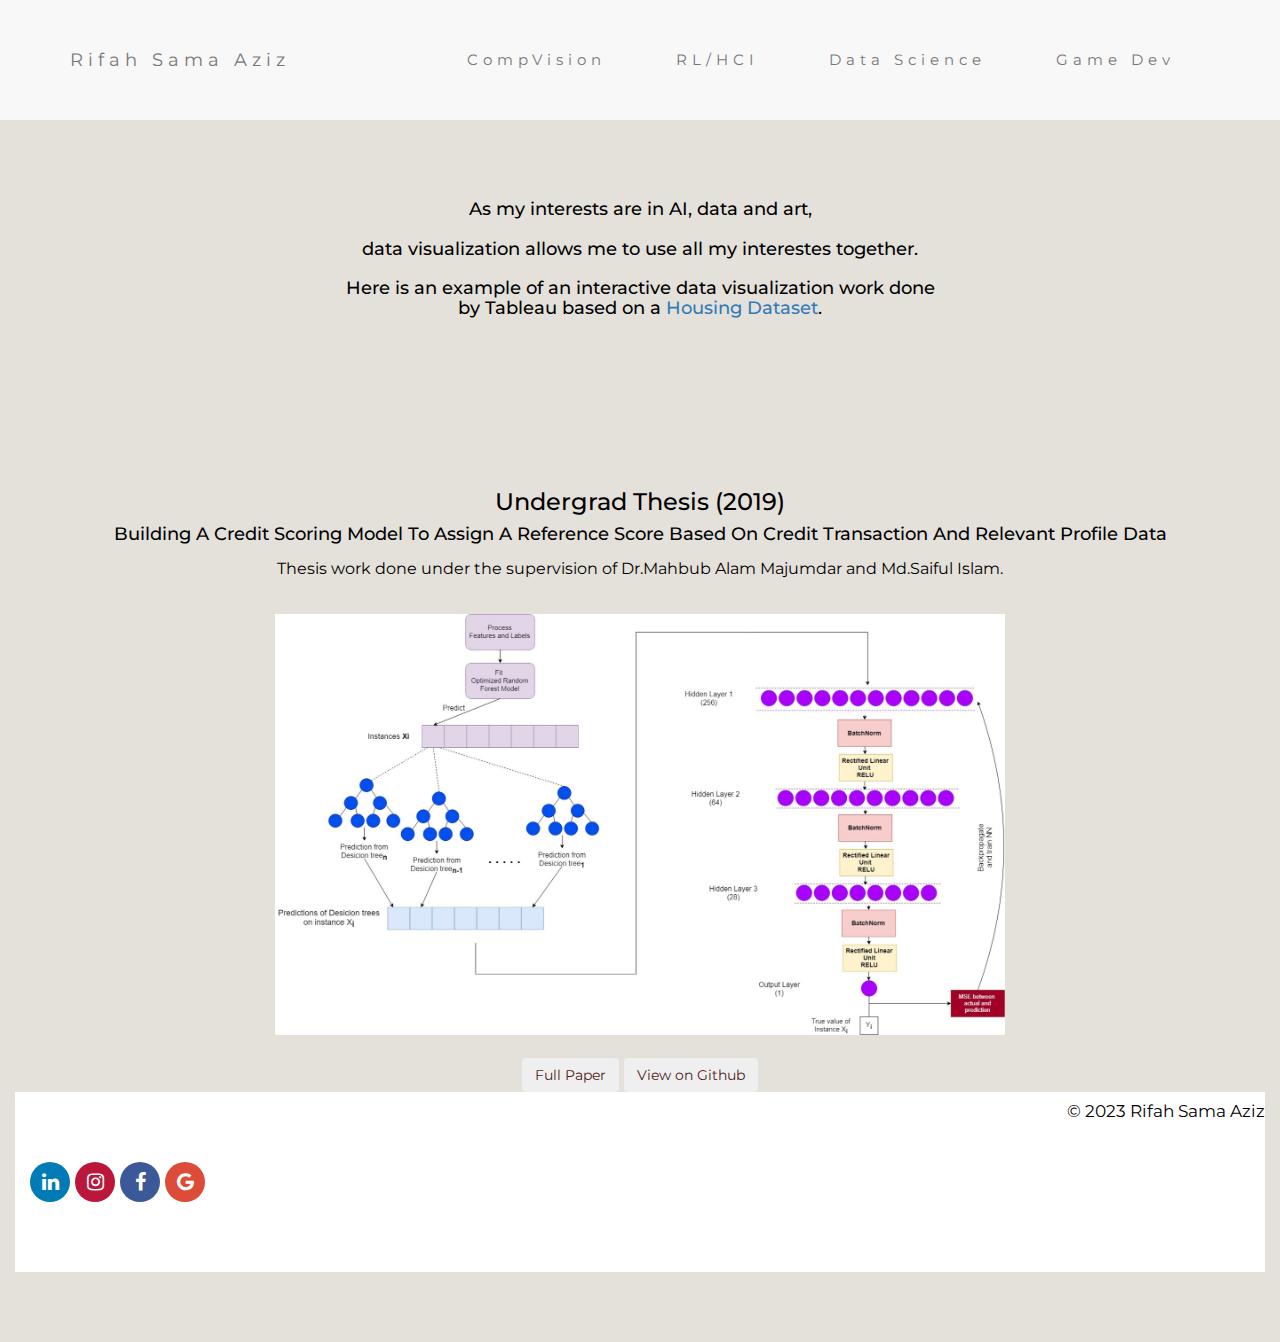
<file: dataviz.html>
﻿
<!DOCTYPE html>
<html>
<head>
    <!-- Theme Made By www.w3schools.com - No Copyright -->
    <title>Rifah Sama Aziz</title>

    <meta charset="utf-8">
    <meta name="viewport" content="width=device-width, initial-scale=1">
    <link rel="stylesheet" type="text/css" href="styles.css">
    <link rel="stylesheet" href="https://maxcdn.bootstrapcdn.com/bootstrap/3.4.0/css/bootstrap.min.css">
    <link rel="stylesheet" href="https://cdnjs.cloudflare.com/ajax/libs/font-awesome/4.7.0/css/font-awesome.min.css">
    <link href="https://fonts.googleapis.com/css?family=Montserrat" rel="stylesheet">
    <script src="https://ajax.googleapis.com/ajax/libs/jquery/3.4.1/jquery.min.js"></script>
    <script src="https://maxcdn.bootstrapcdn.com/bootstrap/3.4.0/js/bootstrap.min.js"></script>

    <style>
        body {
            font: 20px Montserrat, sans-serif;
            line-height: 1.8;
            color: #CEBEBE;

        }

        p {
            font-size: 16px;
        }

        .margin {
            margin-bottom: 45px;
        }

        .bg-1 {
            background-color: #CEBEBE; /*#6D2E46;
              #A46E7F;
              #9E5A63;*/
            color: #000000;
        }

        .bg-2 {
            background-color: #E4E1DB; /*#F3EDE2;#A26769; #644E5B;*/
            color: #000000;
        }

        .bg-3 {
            background-color: #ffffff;
            color: #000000;
        }

        .bg-4 {
            background-color: #D5B9B2;
            /*#ECE2D0;
              #97AABD;*/
            color: #000000;
        }

        .bg-5 {
            background-color: #987689;
            color: #000000;
        }

        .button-link {
            display: inline-block;
            padding: 10px 20px;
            background-color: #956B79; /* Change the background color to your preference */
            color: #fff; /* Change the text color to your preference */
            text-decoration: none;
            border: none;
            border-radius: 5px;
            cursor: pointer;
        }

        .container-fluid {
            padding-top: 70px;
            padding-bottom: 70px;
        }

        .navbar {
            padding-top: 15px;
            padding-bottom: 15px;
            border: 0;
            border-radius: 0;
            margin-bottom: 0;
            font-size: 15px;
            letter-spacing: 5px;
        }

        .navbar-nav li a:hover {
            color: #9E5A63 ;
        }

        .worktitle {
            color: black;
        }

        .yoga {
            padding-left: 50px;
            padding-right: 50px;
        }

        .hobbysub {
            color: #ebccda;
        }

        .hobbyart {
            color: #fae3c6;
        }

        .fa-instagram {
            background: #bb173a;
            color: white;
        }

        .fa-linkedin {
            background: #007bb5;
            color: white;
        }

        .fa:hover {
            opacity: 0.7;
        }

        .fa-facebook {
            background: #3B5998;
            color: white;
        }

        .fa-google {
            background: #dd4b39;
            color: white;
        }

        .fa {
            padding: 10px;
            font-size: 20px;
            width: 40px;
            text-align: center;
            text-decoration: none;
            margin: 0;
            border-radius: 50%;
        }

        .exptitle {
            text-decoration: underline;
        }

        .boldtitle {
            font-weight: 600;
            text-decoration: underline;
        }

        .skills {
            color: #956B79;
            margin-right: 10px;
        }

        .certifications {
            text-decoration: underline;
            text-decoration-color: lightpink;
        }
    </style>
</head>
<body>

    <!-- Navbar -->
    <nav class="navbar navbar-default">
        <div class="container">
            <div class="navbar-header">
                <button type="button" class="navbar-toggle" data-toggle="collapse" data-target="#myNavbar">
                    <span class="icon-bar"></span>
                    <span class="icon-bar"></span>
                    <span class="icon-bar"></span>
                </button>
                <a class="navbar-brand" href="index.html"><br>Rifah Sama Aziz</a>
            </div>
            <div class="collapse navbar-collapse" id="myNavbar">
                <ul class="nav navbar-nav navbar-right">
                    <li><a href="CV.html">CompVision  </a></li>
                    <li><a href="RL.html">RL/HCI </a></li>
                    <li><a href="dataviz.html">Data Science </a></li>
                    <li><a href="game.html">Game Dev</a></li>
                    <!-- <a href="https://rifahswork.wordpress.com/">Masters </a></li>  david mould's work-->
                    <!--  <li><a href="projects.html">Web </a></li>    not including web projects -->
                    <!-- <li><a href="personalprojects.html">Personal </a></li>
                    <li><a href="art.html">Art</a></li>-->

                </ul>
            </div>
        </div>
    </nav>

    <!-- First Container -->
    <div class="container-fluid bg-2 text-center">

        <h4>
            As my interests are in AI, data and art,  <br />
            <br />
            data visualization allows me to use all my interestes together.
            <br /> <br />
            Here is an example of an interactive data visualization work done <br />
            by Tableau based on a <a href="https://github.com/mochen862/king-county-house-sales">Housing Dataset</a>. <br />

        </h4>



        <div class='tableauPlaceholder' id='viz1702268105685' style='position: relative'><noscript><a href='#'><img alt='Dashboard 1 ' src='https:&#47;&#47;public.tableau.com&#47;static&#47;images&#47;Wa&#47;WashingtonHousePriceAnalysis&#47;Dashboard1&#47;1_rss.png' style='border: none' /></a></noscript><object class='tableauViz' style='display:none;'><param name='host_url' value='https%3A%2F%2Fpublic.tableau.com%2F' /> <param name='embed_code_version' value='3' /> <param name='site_root' value='' /><param name='name' value='WashingtonHousePriceAnalysis&#47;Dashboard1' /><param name='tabs' value='no' /><param name='toolbar' value='yes' /><param name='static_image' value='https:&#47;&#47;public.tableau.com&#47;static&#47;images&#47;Wa&#47;WashingtonHousePriceAnalysis&#47;Dashboard1&#47;1.png' /> <param name='animate_transition' value='yes' /><param name='display_static_image' value='yes' /><param name='display_spinner' value='yes' /><param name='display_overlay' value='yes' /><param name='display_count' value='yes' /><param name='language' value='en-US' /></object></div>
        <script type='text/javascript'>var divElement = document.getElementById('viz1702268105685'); var vizElement = divElement.getElementsByTagName('object')[0]; if (divElement.offsetWidth > 800) { vizElement.style.minWidth = '1366px'; vizElement.style.maxWidth = '1466px'; vizElement.style.width = '100%'; vizElement.style.minHeight = '795px'; vizElement.style.maxHeight = '895px'; vizElement.style.height = (divElement.offsetWidth * 0.75) + 'px'; } else if (divElement.offsetWidth > 500) { vizElement.style.minWidth = '1366px'; vizElement.style.maxWidth = '1466px'; vizElement.style.width = '100%'; vizElement.style.minHeight = '795px'; vizElement.style.maxHeight = '895px'; vizElement.style.height = (divElement.offsetWidth * 0.75) + 'px'; } else { vizElement.style.width = '100%'; vizElement.style.height = '2327px'; } var scriptElement = document.createElement('script'); scriptElement.src = 'https://public.tableau.com/javascripts/api/viz_v1.js'; vizElement.parentNode.insertBefore(scriptElement, vizElement);</script>


    </div>
    <div class="container-fluid bg-2 text-center">
        <h3> Undergrad Thesis (2019) </h3>

        <div class="text-cent webpartition " id="thesis">

            <h4> Building A Credit Scoring Model To Assign A Reference Score Based On Credit Transaction And Relevant Profile Data</h4>

            <p>Thesis work done under the supervision of Dr.Mahbub Alam Majumdar and Md.Saiful Islam.</p>

            <a href="https://drive.google.com/open?id=1TLEH771wYBEKIXcAXxeSBVY2HZC8-_FT" class=" text-right" target="_blank">
                <img class="framepic" src="images/RFDNN.jpg" width=60% />
                <br />


                <button class="btn btn-secondary" type="button"><a class="visiblefont" href="https://www.researchgate.net/publication/336141440_Building_A_Credit_Scoring_Model_To_Assign_A_Reference_Score_Based_On_Credit_Transaction_And_Relevant_Profile_Data" target="_blank"> Full Paper</a></button>
                <button class="btn btn-secondary" type="button"> <a class="visiblefont" href="https://github.com/Rifahaziz/Credit-Scoring-Model-.git" target="_blank">View on Github </a></button> <br>
                </li>
        </div>

        <div style="float: right">
            <small> &copy; 2023 Rifah Sama Aziz</small>
        </div>









        <!-- Footer -->
        <footer id="footer" class="container-fluid bg-3 text-center">
            <div style="float:left">
                <a href="https://www.linkedin.com/in/rifahsamaaziz/" class="fa fa-linkedin"></a>
                <a href="https://www.instagram.com/rifah_aziz/" class="fa fa-instagram"></a>
                <a href="https://www.facebook.com/rifah.aziz05/" class="fa fa-facebook"></a>
                <a href="mailto: rifahz999@gmail.com" class="fa fa-google"></a>

            </div>



            <!--
            <p class="mailme">If you would like to contact me, please  <a href = "mailto: onimaflies@gmail.com" style="color:#b45763">
              <b>Email Me</b></a> <a href=""></p> -->
        </footer>
</body>
</html>
</file>
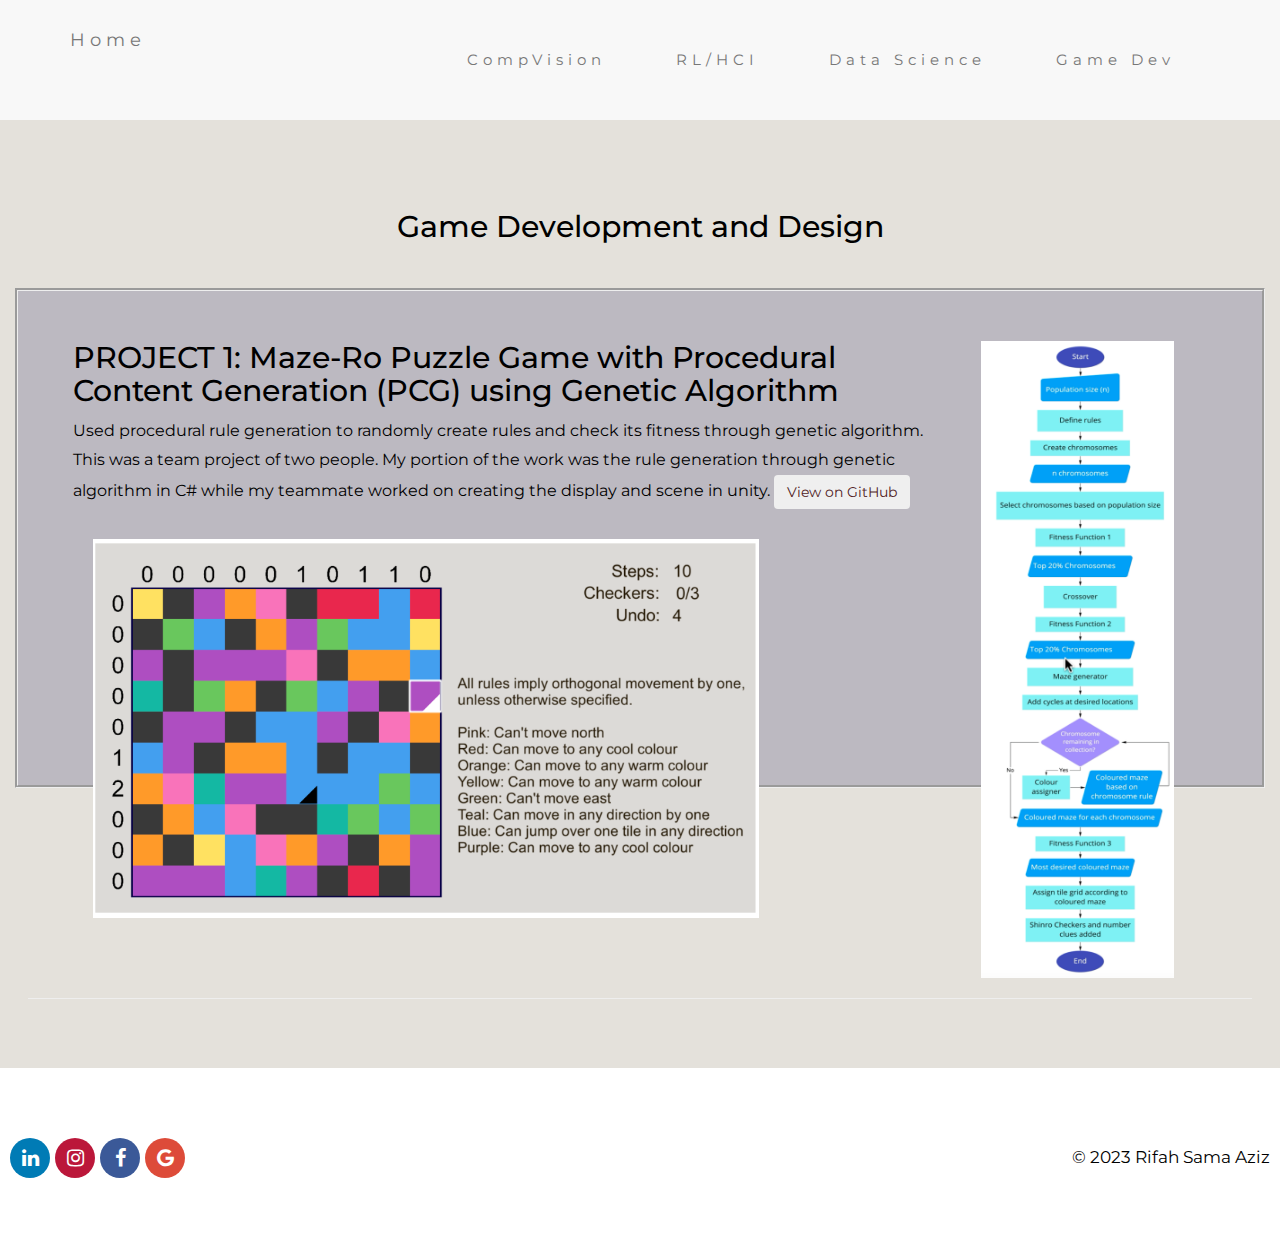
<file: game.html>
﻿<!DOCTYPE html>

<html lang="en">
<head>
    <!-- Theme Made By www.w3schools.com - No Copyright -->
    <title>HCI Projects</title>
    <meta charset="utf-8">
    <meta name="viewport" content="width=device-width, initial-scale=1">
    <link rel="stylesheet" type="text/css" href="style.css">
    <link rel="stylesheet" href="https://maxcdn.bootstrapcdn.com/bootstrap/3.4.0/css/bootstrap.min.css">
    <link rel="stylesheet" href="https://cdnjs.cloudflare.com/ajax/libs/font-awesome/4.7.0/css/font-awesome.min.css">
    <link href="https://fonts.googleapis.com/css?family=Montserrat" rel="stylesheet">
    <script src="https://ajax.googleapis.com/ajax/libs/jquery/3.4.1/jquery.min.js"></script>
    <script src="https://maxcdn.bootstrapcdn.com/bootstrap/3.4.0/js/bootstrap.min.js"></script>
    <style>
        body {
            font: 20px Montserrat, sans-serif;
            line-height: 1.8;
            color: #ADADAD /*#f5f6f7;*/
        }

        p {
            font-size: 16px;
        }

        .margin {
            margin-bottom: 45px;
        }

        .bg-1 {
            background-color: #CBC7C6;
            color: #000000;
            padding: 10px;
        }

        .bg-2 {
            background-color: #E4E1DB;

            color: #000000;
            padding: 10px;
        }

        .bg-3 {
            background-color: #ffffff;
            color: #000000;
            padding: 10px;
        }

        .bg-4 {
            background-color: #BCB9C1;

            color: #000000;
            padding: 10px;
        }

        .bg-5 {
            background-color: #D1C3B9;

            color: #000000;
            padding: 10px;
        }

        .bg-6 {
            background-color: #D4D0D8;
            padding: 10px;
        }


        .container-fluid {
            padding-top: 70px;
            padding-bottom: 70px;
        }

        .navbar {
            padding-top: 15px;
            padding-bottom: 15px;
            border: 0;
            border-radius: 0;
            margin-bottom: 0;
            font-size: 15px;
            letter-spacing: 5px;
        }

        .navbar-nav li a:hover {
            color: #9E5A63;
        }

        .fa-instagram {
            background: #bb173a;
            color: white;
        }

        .fa-linkedin {
            background: #007bb5;
            color: white;
        }

        .fa:hover {
            opacity: 0.7;
        }

        .fa-facebook {
            background: #3B5998;
            color: white;
        }

        .fa-google {
            background: #dd4b39;
            color: white;
        }

        .fa {
            padding: 10px;
            font-size: 20px;
            width: 40px;
            text-align: center;
            text-decoration: none;
            margin: 0;
            border-radius: 50%;
        }

        .single_proj {
            margin-left: 30px;
            margin-right: 10px;
            margin-top: 20px;
        }

        .desc-text {
            margin-left: 5%;
            margin-right: 5%;
        }
    </style>
</head>
<body>

    <!-- Navbar -->
    <nav class="navbar navbar-default">
        <div class="container">
            <div class="navbar-header">
                <button type="button" class="navbar-toggle" data-toggle="collapse" data-target="#myNavbar">
                    <span class="icon-bar"></span>
                    <span class="icon-bar"></span>
                    <span class="icon-bar"></span>
                </button>
                <a class="navbar-brand" href="index.html">Home</a>
            </div>
            <div class="collapse navbar-collapse" id="myNavbar">
                <ul class="nav navbar-nav navbar-right">
                    <li><a href="CV.html">CompVision  </a></li>
                    <li><a href="RL.html">RL/HCI </a></li>
                    <li><a href="dataviz.html">Data Science </a></li>
                    <li><a href="game.html">Game Dev</a></li>

              <!--     <li><a href="aiml.html">AI Projects </a></li>
                    <li><a href="mixed.html">Mixed Projects</a></li>
                    <li><a href="design.html">Design</a></li>
                    <!-- <a href="https://rifahswork.wordpress.com/">Masters </a></li>  david mould's work-->
                    <!--  <li><a href="projects.html">Web </a></li>    not including web projects -->
                    <!-- <li><a href="personalprojects.html">Personal </a></li>
                    <li><a href="art.html">Art</a></li>-->
                </ul>
            </div>
        </div>
    </nav>

    <!--  Container -->


    <div class="container-fluid bg-2">
        <h2 class="margin text-center">Game Development and Design </h2>




        <div class="partition bg-4">
            <div class="single_proj ">

                <div class="text-left  col-sm-9">
                    <h2> PROJECT 1: Maze-Ro Puzzle Game with Procedural Content Generation (PCG) using Genetic Algorithm</h2>
                    <p>
                        Used procedural rule generation to randomly create rules and check its fitness through genetic algorithm. This was a team project of two people.
                        My portion of the work was the rule generation through genetic algorithm in C# while my teammate worked on creating the display and scene in unity.
                        <button class="btn btn-secondary " type="button"><a class="visiblefont text-center" href="https://github.com/kristen223/ITEC-5203-Chromatic-Maze/tree/main/5203-Chromatic-Maze/Assets/Scripts/Rifah" target="_blank"> View on GitHub</a> </button>
                    </p>

                    <img src="images/maze.png" class="text-center framepic" width="80%" /> <br />

                </div>



                <div class="col-sm-3">
                    <img src="images/maze flowchart.png" class="text-center framepic " width="80%" /> <br>
                </div>
                <br />
                <br />
                <br />


            </div>
            <br />
            <br />

            <br />
            <br />
            <hr width="100%;"
                color="red"
                size="10"
                align="left">

        </div>


        <!--<div class=" partition bg-6">
            <div class="col-sm-5">
                <img src="images/imgsty.jpg" class="text-center framepic " width="100%" />
            </div>

            <div class="text-left webpartition  col-sm-7">
                <h2> PROJECT 2: Artistic Images with Dijsktra's Algorithm  </h2>
                <h5>
                    <ul>
                        <li>
                            Inspired by the various elements in rocks and stones, used Dijkstra's algorithm to create artistic images
                            from a graph structure.
                        </li>
                        <li>Taking each pixel as a node and connecting it 4-ways with its neighbors, intiated the cost to infinite at the beginning</li>
                        <li>Used 2 distributions to distribute the edge weights : Guassian and Random</li>
                        <li>Based on the distributions, selected sites as user inputs from where dispersion will occur.</li>
                        <li>Run Dijsktra's algorithm from all the sites/source points.</li>
                        <li>
                            Used various types of costs for experimentations : Usual cost, thresholding cost, using a reciprocal of the costs, edge differences,
                            putting extra weight of maximum edges,etc.
                        </li>
                        <li>Normalized and recolored the resulting images</li>
                    </ul>
                </h5>



                <img src="images/imgsty1.png" class="text-right framepic" width="23%" />
                <img src="images/m4s.png" class="text-right framepic" width="23%" />
                <img src="images/imgsty2.png" class="text-right framepic" width="23%" />
                <img src="images/imgsty3.png" class="text-right framepic" width="23%" />
                <br />
                <button class="btn btn-secondary" type="button"><a class="visiblefont" href="https://github.com/Rifahaziz/Artistic_Images_with_Dijkstra.git" target="_blank"> View on GitHub</a> </button>
            </div>
            <hr width="100%;"
                color="red"
                size="10"
                align="left">-->




        </div>


















        <!-- Footer -->
        <footer id="footer" class="container-fluid bg-3 text-center">
            <div style="float:left">
                <a href="https://www.linkedin.com/in/rifahsamaaziz/" class="fa fa-linkedin"></a>
                <a href="https://www.instagram.com/rifah_aziz/" class="fa fa-instagram"></a>
                <a href="https://www.facebook.com/rifah.aziz05/" class="fa fa-facebook"></a>
                <a href="mailto: rifahz999@gmail.com" class="fa fa-google"></a>

            </div>

            <div style="float: right">
                <small> &copy; 2023 Rifah Sama Aziz</small>
            </div>
        </footer>

</body>
</html>


</body>
</html>
</file>
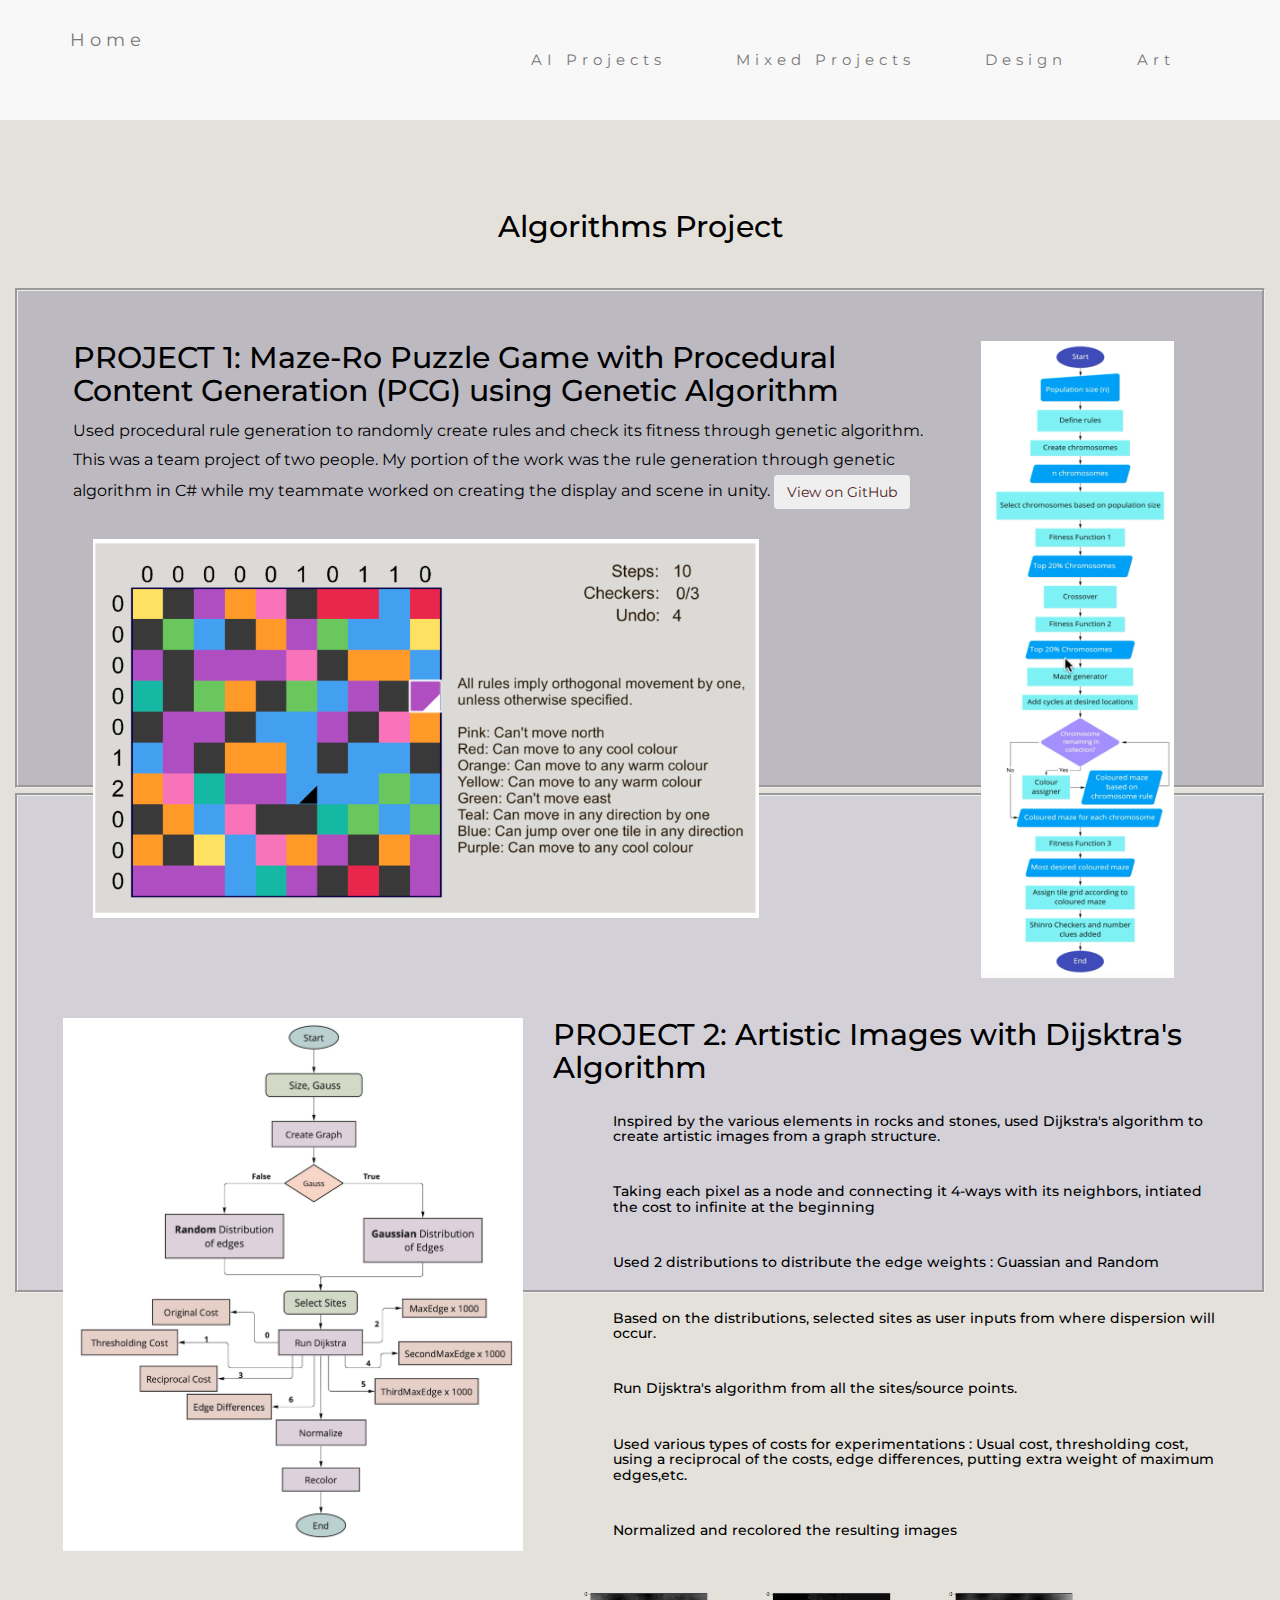
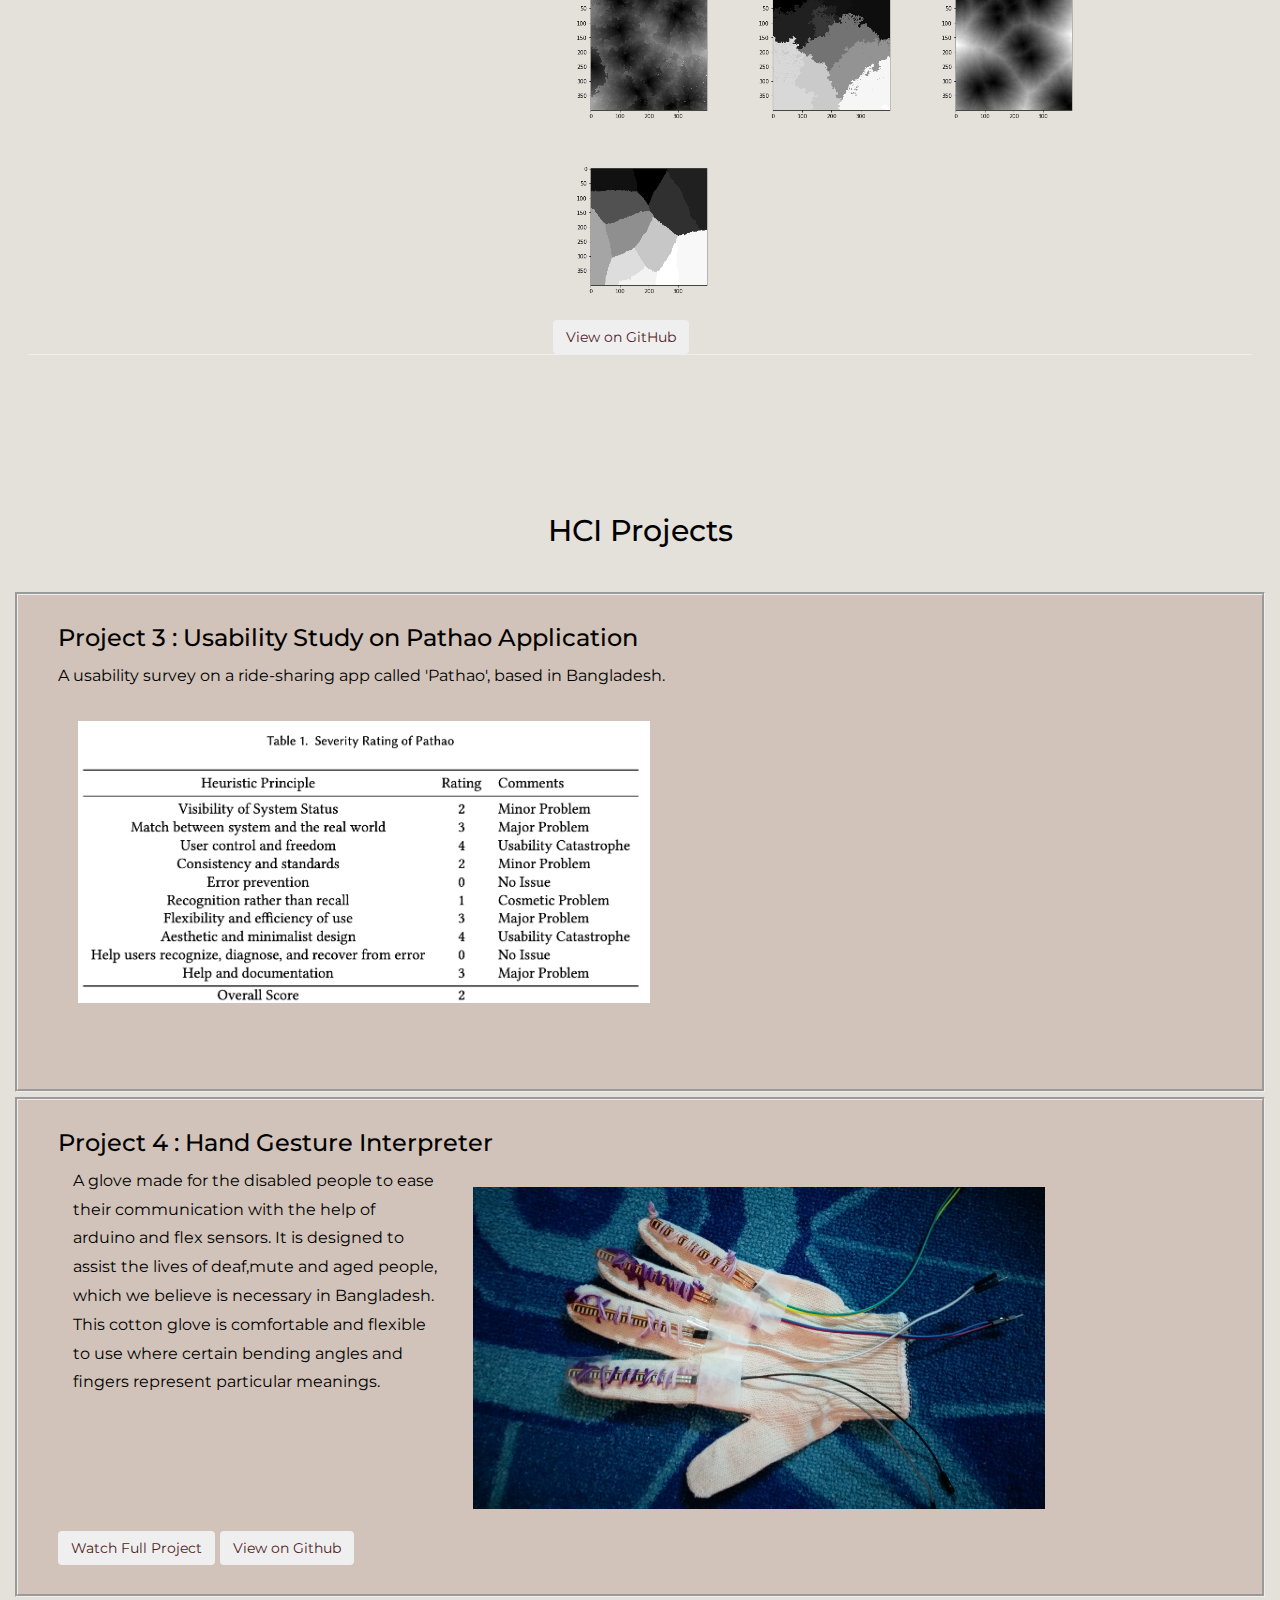
<file: mixed.html>
﻿<!DOCTYPE html>

<html lang="en">
<head>
    <!-- Theme Made By www.w3schools.com - No Copyright -->
    <title>HCI Projects</title>
    <meta charset="utf-8">
    <meta name="viewport" content="width=device-width, initial-scale=1">
    <link rel="stylesheet" type="text/css" href="style.css">
    <link rel="stylesheet" href="https://maxcdn.bootstrapcdn.com/bootstrap/3.4.0/css/bootstrap.min.css">
    <link rel="stylesheet" href="https://cdnjs.cloudflare.com/ajax/libs/font-awesome/4.7.0/css/font-awesome.min.css">
    <link href="https://fonts.googleapis.com/css?family=Montserrat" rel="stylesheet">
    <script src="https://ajax.googleapis.com/ajax/libs/jquery/3.4.1/jquery.min.js"></script>
    <script src="https://maxcdn.bootstrapcdn.com/bootstrap/3.4.0/js/bootstrap.min.js"></script>
    <style>
        body {
            font: 20px Montserrat, sans-serif;
            line-height: 1.8;
            color: #ADADAD /*#f5f6f7;*/
        }

        p {
            font-size: 16px;
        }

        .margin {
            margin-bottom: 45px;
        }

        .bg-1 {
            background-color: #CBC7C6;
            /*#CEBEBE;
            #6D2E46;
            #A46E7F;
            #9E5A63;*/
            color: #000000;
            padding: 10px;
        }

        .bg-2 {
            background-color: #E4E1DB;
            /*#F3EDE2;
            #A26769;
            #644E5B;*/
            color: #000000;
            padding:10px;
        }

        .bg-3 {
            background-color: #ffffff;
            color: #000000;
            padding: 10px;
        }

        .bg-4 {
            background-color: #BCB9C1;
            #D5B9B2;
            #ECE2D0;
            #97AABD;
            color: #000000;
            padding: 10px;
        }

        .bg-5 {
            background-color: #D1C3B9;
            #C6D4C2;
            #987689;
            color: #000000;
            padding: 10px;
        }
        .bg-6 {
            background-color: #D4D0D8;
            padding: 10px;
        }
        

        .container-fluid {
            padding-top: 70px;
            padding-bottom: 70px;
        }

        .navbar {
            padding-top: 15px;
            padding-bottom: 15px;
            border: 0;
            border-radius: 0;
            margin-bottom: 0;
            font-size: 15px;
            letter-spacing: 5px;
        }

        .navbar-nav li a:hover {
            color: #19E5A63; /*1ABC9C*/
        }

        .fa-instagram {
            background: #bb173a;
            color: white;
        }

        .fa-linkedin {
            background: #007bb5;
            color: white;
        }

        .fa:hover {
            opacity: 0.7;
        }

        .fa-facebook {
            background: #3B5998;
            color: white;
        }

        .fa-google {
            background: #dd4b39;
            color: white;
        }

        .fa {
            padding: 10px;
            font-size: 20px;
            width: 40px;
            text-align: center;
            text-decoration: none;
            margin: 0;
            border-radius: 50%;
        }
        .single_proj{
            margin-left:30px;
            margin-right:10px;
            margin-top:20px;
        }
        .desc-text{
            margin-left:5%;
            margin-right:5%;
        }
    </style>
</head>
<body>

    <!-- Navbar -->
    <nav class="navbar navbar-default">
        <div class="container">
            <div class="navbar-header">
                <button type="button" class="navbar-toggle" data-toggle="collapse" data-target="#myNavbar">
                    <span class="icon-bar"></span>
                    <span class="icon-bar"></span>
                    <span class="icon-bar"></span>
                </button>
                <a class="navbar-brand" href="index.html">Home</a>
            </div>
            <div class="collapse navbar-collapse" id="myNavbar">
                <ul class="nav navbar-nav navbar-right">
                    <li><a href="aiml.html">AI Projects </a></li>
                    <li><a href="mixed.html">Mixed Projects</a></li>
                    <li><a href="design.html">Design</a></li>
                    <!-- <a href="https://rifahswork.wordpress.com/">Masters </a></li>  david mould's work-->
                    <!--  <li><a href="projects.html">Web </a></li>    not including web projects -->
                    <!-- <li><a href="personalprojects.html">Personal </a></li>-->
                    <li><a href="art.html">Art</a></li>
                </ul>
            </div>
        </div>
    </nav>

    <!--  Container -->


    <div class="container-fluid bg-2">
        <h2 class="margin text-center">Algorithms Project</h2>




        <div class="partition bg-4">
            <div class="single_proj ">

                <div class="text-left  col-sm-9">
                    <h2> PROJECT 1: Maze-Ro Puzzle Game with Procedural Content Generation (PCG) using Genetic Algorithm</h2>
                    <p>
                        Used procedural rule generation to randomly create rules and check its fitness through genetic algorithm. This was a team project of two people.
                        My portion of the work was the rule generation through genetic algorithm in C# while my teammate worked on creating the display and scene in unity.
                        <button class="btn btn-secondary " type="button"><a class="visiblefont text-center" href="https://github.com/kristen223/ITEC-5203-Chromatic-Maze/tree/main/5203-Chromatic-Maze/Assets/Scripts/Rifah" target="_blank"> View on GitHub</a> </button>
                    </p>

                    <img src="images/maze.png" class="text-center framepic" width="80%" /> <br />

                </div>



                <div class="col-sm-3">
                    <img src="images/maze flowchart.png" class="text-center framepic " width="80%" /> <br>
                </div>
                <br />
                <br />
                <br />


            </div>
            <br />
            <br />

            <br />
            <br />
            <hr width="100%;"
                color="red"
                size="10"
                align="left">

        </div>


        <div class=" partition bg-6">
            <div class="col-sm-5">
                <img src="images/imgsty.jpg" class="text-center framepic " width="100%" />
            </div>

            <div class="text-left webpartition  col-sm-7">
                <h2> PROJECT 2: Artistic Images with Dijsktra's Algorithm  </h2>
                <h5>
                    <ul>
                        <li>
                            Inspired by the various elements in rocks and stones, used Dijkstra's algorithm to create artistic images
                            from a graph structure.
                        </li>
                        <li>Taking each pixel as a node and connecting it 4-ways with its neighbors, intiated the cost to infinite at the beginning</li>
                        <li>Used 2 distributions to distribute the edge weights : Guassian and Random</li>
                        <li>Based on the distributions, selected sites as user inputs from where dispersion will occur.</li>
                        <li>Run Dijsktra's algorithm from all the sites/source points.</li>
                        <li>Used various types of costs for experimentations : Usual cost, thresholding cost, using a reciprocal of the costs, edge differences,
                        putting extra weight of maximum edges,etc. </li>
                        <li>Normalized and recolored the resulting images</li>
                    </ul>
                </h5>

                    
               
                <img src="images/imgsty1.png" class="text-right framepic" width="23%" />
                <img src="images/m4s.png" class="text-right framepic" width="23%" />
                <img src="images/imgsty2.png" class="text-right framepic" width="23%" />
                <img src="images/imgsty3.png" class="text-right framepic" width="23%" />
                <br />
                <button class="btn btn-secondary" type="button"><a class="visiblefont" href="https://github.com/Rifahaziz/Artistic_Images_with_Dijkstra.git" target="_blank"> View on GitHub</a> </button>
            </div>
            <hr width="100%;"
                color="red"
                size="10"
                align="left">




        </div>
    </div>




    <div class="container-fluid bg-2">
        <h2 class="margin text-center">HCI Projects</h2>

        <div class="partition bg-5">
            <div class="single_proj">

                <h3>Project 3 :  Usability Study on Pathao Application</h3>

                <p>
                    A usability survey on a ride-sharing app called 'Pathao', based in Bangladesh.
                </p>
                <img src="images/pathao.png" class="text-right framepic" width="50%">
                <br />
                <br />


            </div>
            <!--<div class=" col-sm-6">
            <img src="images/pathao.png" class="text-right framepic" width="90%">
        </div>-->
        </div>

        <div class="partition bg-5">
            <div class=" single_proj">

                <h3>Project 4 : Hand Gesture Interpreter </h3>

                <img src="images/glove.jpg" class="text-right framepic" width="50%">
                <p class="col-sm-4">
                    A glove made for the disabled people to ease their communication with the help of arduino and flex sensors.
                    It is designed to assist the lives of deaf,mute and aged people, which we believe is necessary in Bangladesh.
                    This cotton glove is comfortable and flexible to use where certain bending angles and fingers represent particular meanings. <br /><br />
                </p>

                <br />
                <button class="btn btn-secondary" type="button"><a class="visiblefont" href="https://www.youtube.com/watch?v=QFGW_SqSZFg" target="_blank">Watch Full Project</a></button>
                <button class="btn btn-secondary" type="button"> <a class="visiblefont" href="https://github.com/Rifahaziz/SignLanguageInterpreter.git" target="_blank">View on Github </a></button> <br><br>
                <br />

            </div>
            </div>

















</body>
</html>
</file>
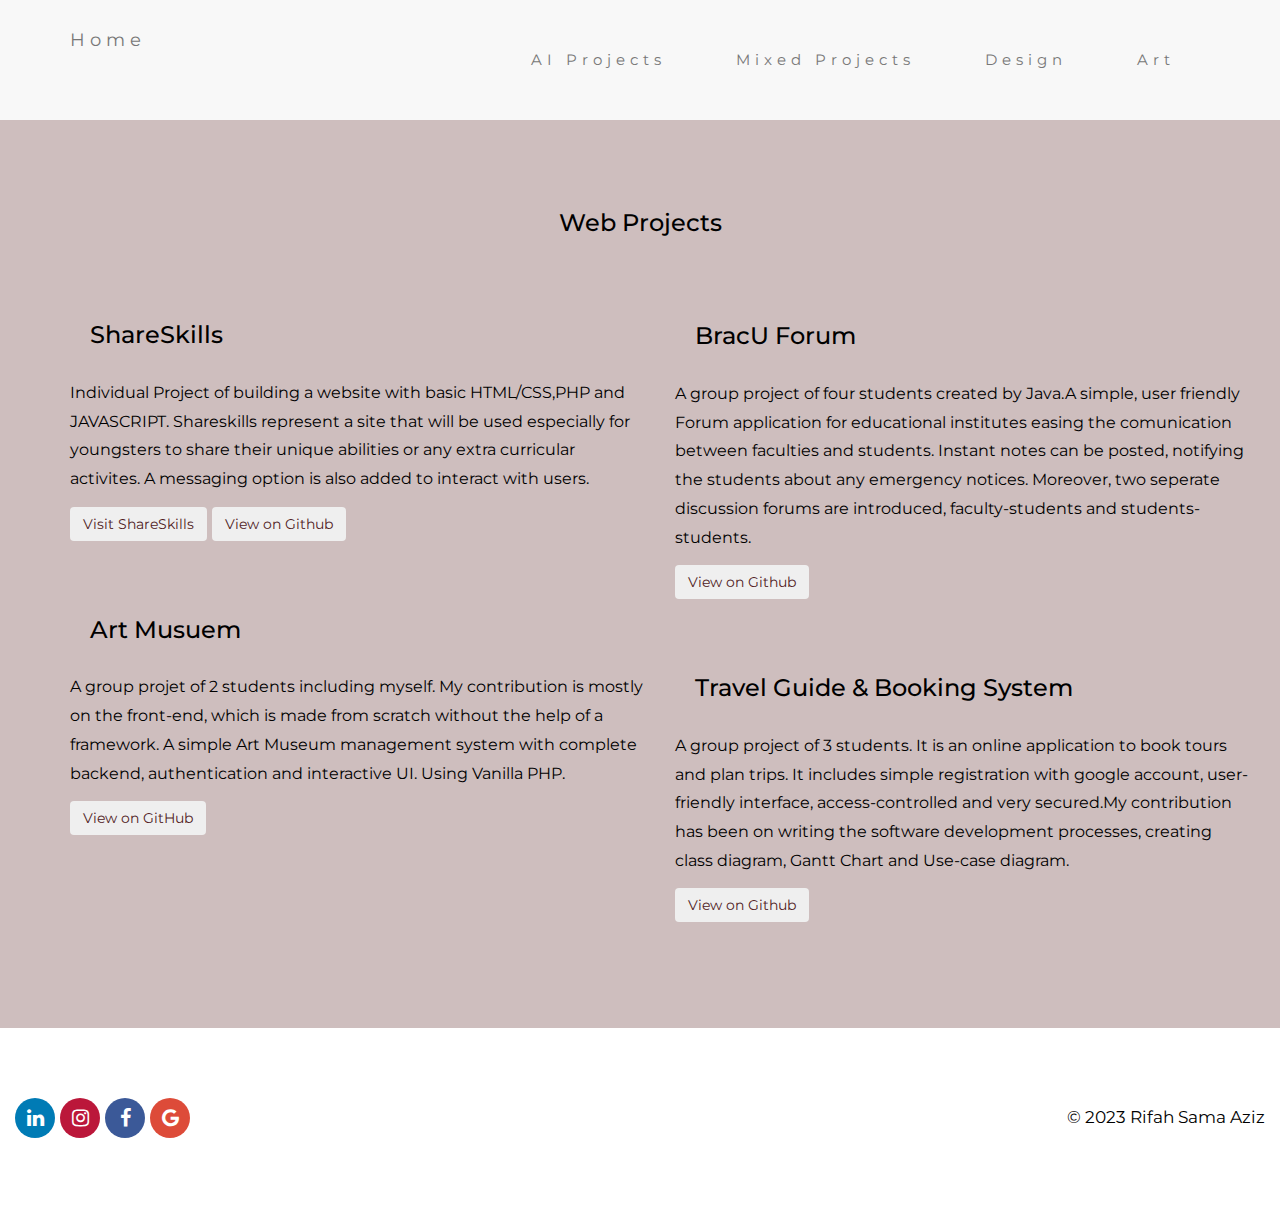
<file: projects.html>
<!DOCTYPE html>
<html lang="en">
<head>
  <!-- Theme Made By www.w3schools.com - No Copyright -->
  <title>Rifah's Projects</title>
  <meta charset="utf-8">
  <meta name="viewport" content="width=device-width, initial-scale=1">
  <link rel="stylesheet" type="text/css" href="style.css">
  <link rel="stylesheet" href="https://maxcdn.bootstrapcdn.com/bootstrap/3.4.0/css/bootstrap.min.css">
  <link rel="stylesheet" href="https://cdnjs.cloudflare.com/ajax/libs/font-awesome/4.7.0/css/font-awesome.min.css">
  <link href="https://fonts.googleapis.com/css?family=Montserrat" rel="stylesheet">
  <script src="https://ajax.googleapis.com/ajax/libs/jquery/3.4.1/jquery.min.js"></script>
  <script src="https://maxcdn.bootstrapcdn.com/bootstrap/3.4.0/js/bootstrap.min.js"></script>
  <style>
  body {
    font: 20px Montserrat, sans-serif;
    line-height: 1.8;
    color: #ADADAD /*#f5f6f7;*/
  }
  p {font-size: 16px;}
  .margin {margin-bottom: 45px;
  }
  .bg-1 {
      background-color: #CEBEBE;
      color: #000000;
  }

  .bg-2 {
      background-color: #E4E1DB;
      color: #000000;
  }

  .bg-3 {
      background-color: #ffffff;
      color: #000000;
  }

  .bg-4 {
      background-color: #D5B9B2;
      color: #000000;
  }

  .bg-5 {
      background-color: #D5B9B2;
      color: #000000;
  }

  .container-fluid {
    padding-top: 70px;
    padding-bottom: 70px;
  }
  .navbar {
    padding-top: 15px;
    padding-bottom: 15px;
    border: 0;
    border-radius: 0;
    margin-bottom: 0;
    font-size: 15px;
    letter-spacing: 5px;
  }
  .navbar-nav  li a:hover {
    color: #9E5A63
  }
  .fa-instagram {
  background: #bb173a;
  color: white;
}
.fa-linkedin {
  background: #007bb5;
  color: white;
}
.fa:hover {
    opacity: 0.7;
}

.fa-facebook {
  background: #3B5998;
  color: white;
}
.fa-google {
  background: #dd4b39;
  color: white;
}
.fa {
  padding: 10px;
  font-size: 20px;
  width: 40px;
  text-align: center;
  text-decoration: none;
  margin:0;
  border-radius: 50%;
}
  </style>
</head>
<body>

<!-- Navbar -->
<nav class="navbar navbar-default">
  <div class="container">
    <div class="navbar-header">
      <button type="button" class="navbar-toggle" data-toggle="collapse" data-target="#myNavbar">
        <span class="icon-bar"></span>
        <span class="icon-bar"></span>
        <span class="icon-bar"></span>
      </button>
      <a class="navbar-brand" href="index.html">Home</a>
    </div>
    <div class="collapse navbar-collapse" id="myNavbar">
        <ul class="nav navbar-nav navbar-right">
            <li><a href="aiml.html">AI Projects </a></li>
            <li><a href="mixed.html">Mixed Projects</a></li>
            <li><a href="design.html">Design</a></li>
            <!-- <a href="https://rifahswork.wordpress.com/">Masters </a></li>  david mould's work-->
            <!--  <li><a href="projects.html">Web </a></li>    not including web projects -->
            <!-- <li><a href="personalprojects.html">Personal </a></li>-->
            <li><a href="art.html">Art</a></li>
        </ul>
    </div>
  </div>
</nav>

<!-- First Container -->
<div class="container-fluid bg-1 text-left">
  <h3 class="text-center"> Web Projects </h3> <br>
  <ul>
    <div class="text-left webpartition col-sm-6">
    <li><h3> ShareSkills </h3></li>
    <p>Individual Project of building a website with basic HTML/CSS,PHP and JAVASCRIPT. Shareskills represent a site that will be used especially for youngsters to share their unique abilities or any extra curricular activites. A messaging option is also added to interact with users.</p>
     <button class="btn btn-secondary" type="button"><a class="visiblefont" href="http://shareskill.atwebpages.com/login.php"> Visit ShareSkills</a> </button>
      <button class="btn btn-secondary" type="button"><a class="visiblefont" href="https://github.com/Rifahaziz/ShareSkills.git" target="_blank"> View on Github</a> </button> <br><br>

    <li> <h3>Art Musuem </h3> </li>
    <p>A group projet of 2 students including myself. My contribution is mostly on the front-end, which is made from scratch without the help of a framework. A simple Art Museum management system with complete backend, authentication and interactive UI. Using Vanilla PHP.</p>
     <button class="btn btn-secondary" type="button"><a class="visiblefont" href="https://github.com/Rifahaziz/ArtMuseumDBMS.git" target="_blank"> View on GitHub</a> </button> <br><br>
  </div>
  <div class="col-sm-1"></div>
    <div class=" webpartition col-sm-6 text-left">
    <li><h3> BracU Forum </h3></li>
    <p>A group project of four students created by Java.A simple, user friendly Forum application for educational institutes easing the comunication between faculties and students. Instant notes can be posted, notifying the students about any emergency notices. Moreover, two seperate discussion forums are introduced, faculty-students and students-students.</p>
    <button class="btn btn-secondary" type="button"> <a class="visiblefont" href="https://github.com/Rifahaziz/BUForumCalender.git" target="_blank">View on Github </a></button> <br><br>

    <li><h3>Travel Guide & Booking System</h3></li>
    <p>A group project of 3 students. It is an online application to book tours and plan trips. It includes simple registration with google account, user-friendly interface, access-controlled and very secured.My contribution has been on writing the software development processes, creating class diagram, Gantt Chart and Use-case diagram.

    </p>
     <button class="btn btn-secondary" type="button"> <a class="visiblefont" href="https://github.com/Rifahaziz/TourGuide.git" target="_blank">View on Github </a></button> <br><br>

  </div>
</ul>
</div>





<!--
<div class="partition">
   <div class="text-left col-sm-6">
      <li>Predicting Sales of Supershop by Python</li>
      <p></p>
     </div>
   </div>
   </div>
-->


</div>

<!-- Third Container (Grid) -->

<!-- Footer -->
<!-- Footer -->
<footer id="footer" class="container-fluid bg-3 text-center">
  <div style="float:left">
    <a href="https://www.linkedin.com/in/rifahsamaaziz/" class="fa fa-linkedin"></a>
    <a href="https://www.instagram.com/rifah_aziz/" class="fa fa-instagram"></a>
    <a href="https://www.facebook.com/rifah.aziz05/" class="fa fa-facebook"></a>
    <a href="mailto: rifahz999@gmail.com" class="fa fa-google"></a>

  </div>

  <div style="float: right">
    <small> &copy; 2023 Rifah Sama Aziz</small>
  </div>

</footer>

</body>
</html>
</file>
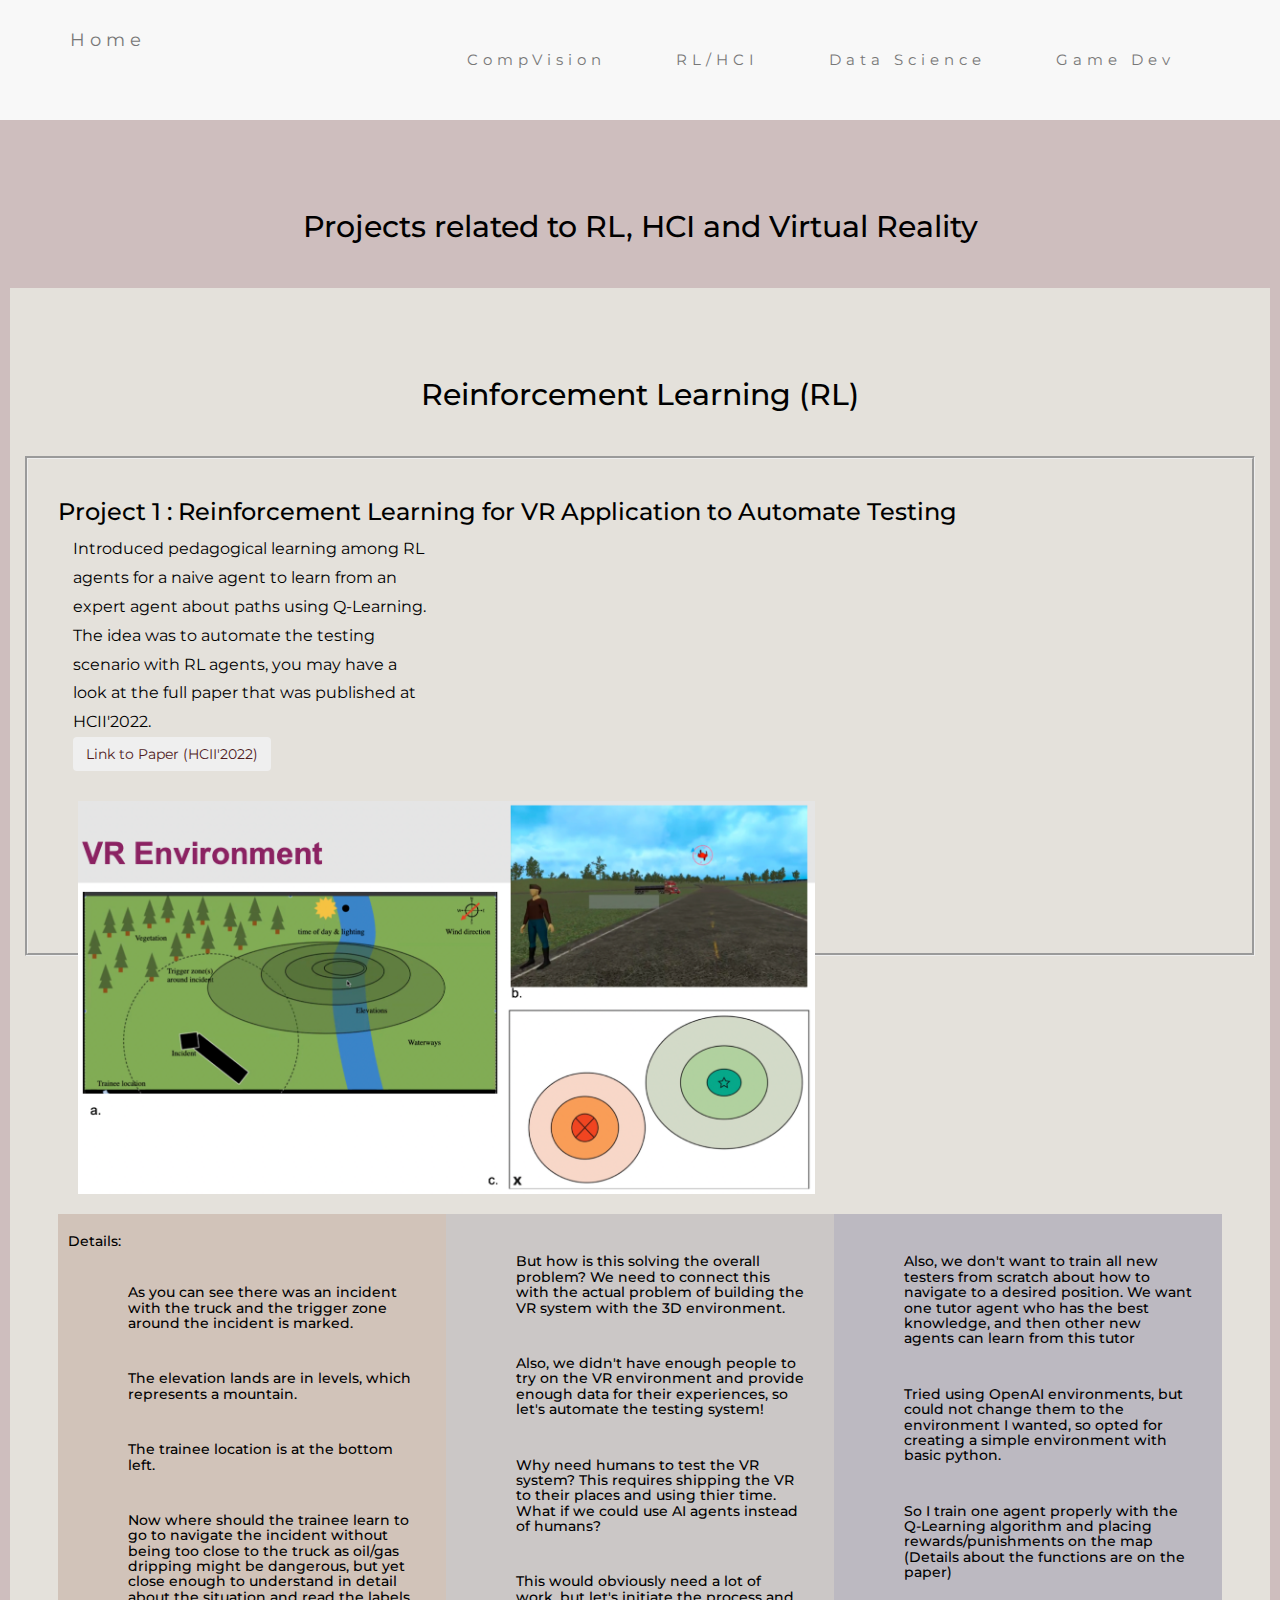
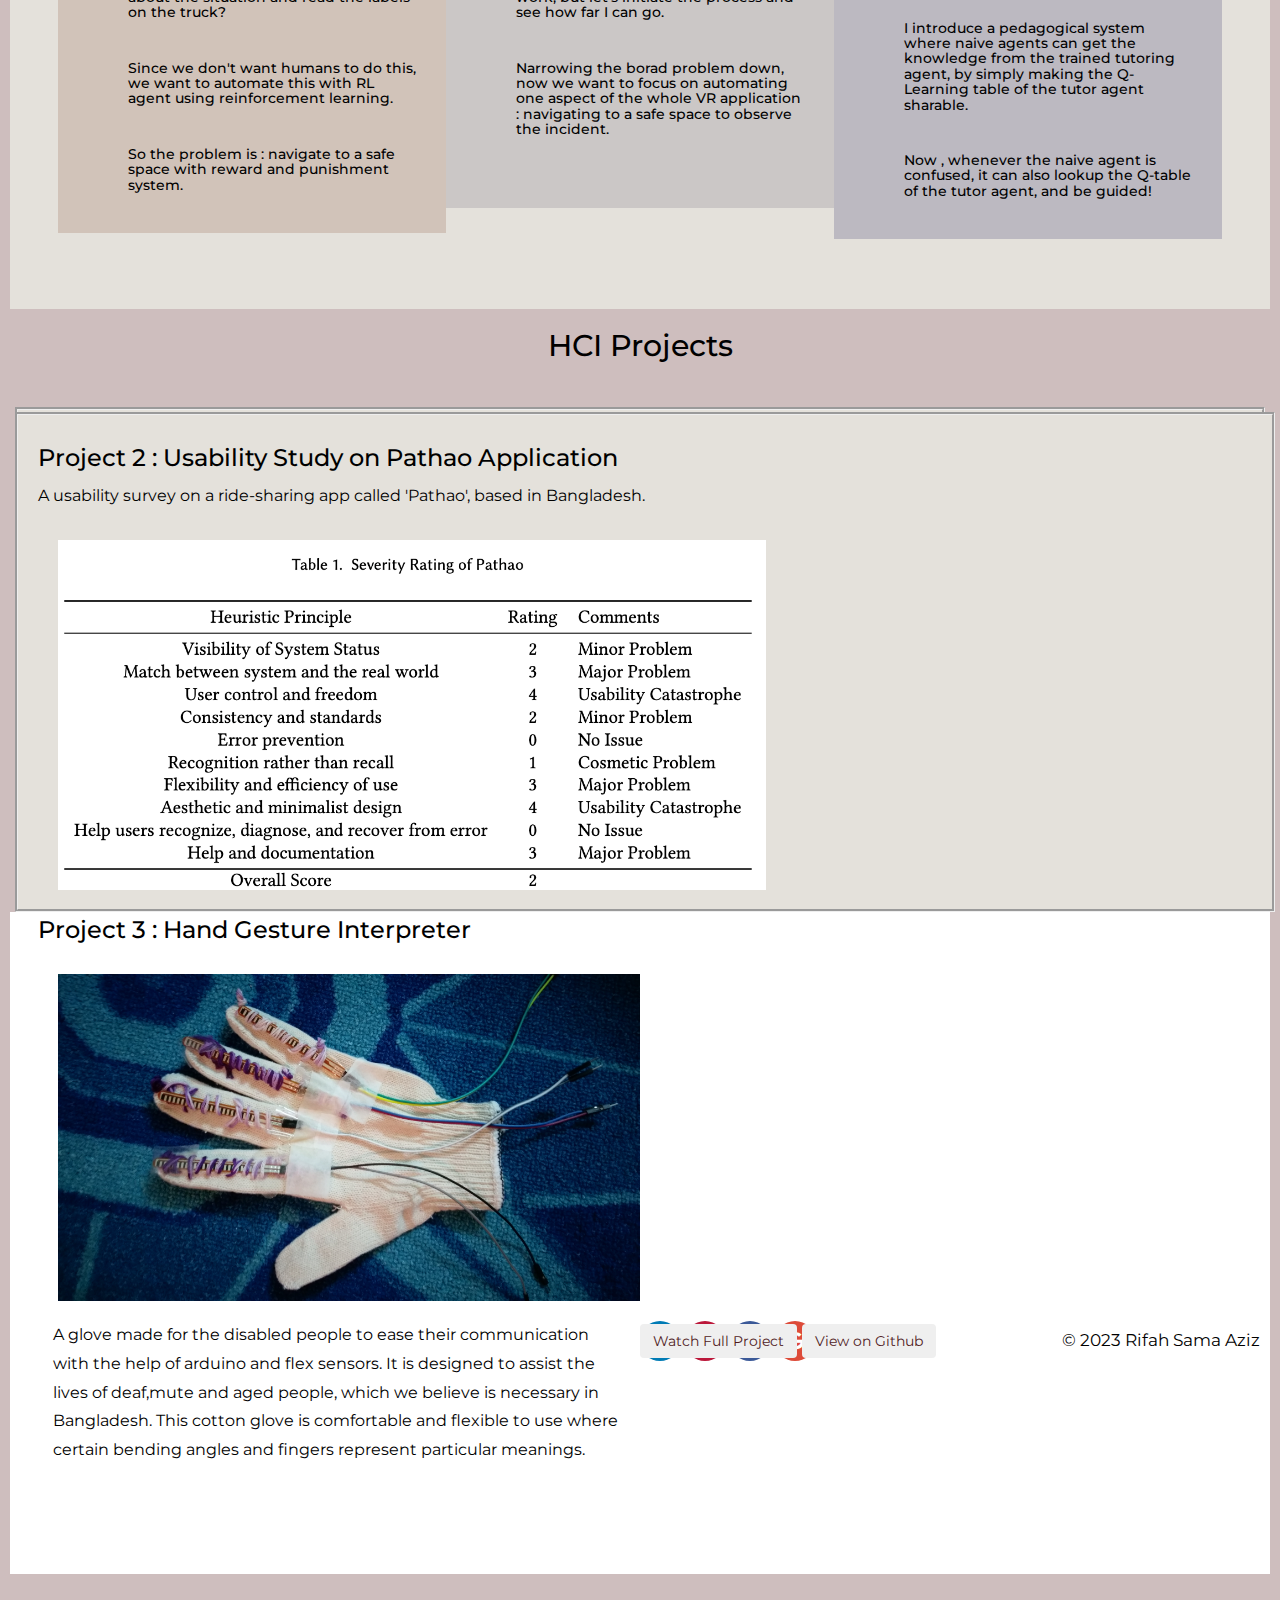
<file: RL.html>
﻿<!DOCTYPE html>
<html lang="en">
<head>
    <!-- Theme Made By www.w3schools.com - No Copyright -->
    <title>Rifah's Projects</title>
    <meta charset="utf-8">
    <meta name="viewport" content="width=device-width, initial-scale=1">
    <link rel="stylesheet" type="text/css" href="style.css">
    <link rel="stylesheet" href="https://maxcdn.bootstrapcdn.com/bootstrap/3.4.0/css/bootstrap.min.css">
    <link rel="stylesheet" href="https://cdnjs.cloudflare.com/ajax/libs/font-awesome/4.7.0/css/font-awesome.min.css">
    <link href="https://fonts.googleapis.com/css?family=Montserrat" rel="stylesheet">
    <script src="https://ajax.googleapis.com/ajax/libs/jquery/3.4.1/jquery.min.js"></script>
    <script src="https://maxcdn.bootstrapcdn.com/bootstrap/3.4.0/js/bootstrap.min.js"></script>
    <style>
        body {
            font: 20px Montserrat, sans-serif;
            line-height: 1.8;
            color: #ADADAD /*#f5f6f7;*/
        }

        p {
            font-size: 16px;
        }

        .margin {
            margin-bottom: 45px;
        }

        .bg-1 {
            background-color: #CBC7C6;
            /*#CEBEBE;
            #6D2E46;
            #A46E7F;
            #9E5A63;*/
            color: #000000;
            padding: 10px;
        }

        .bg-2 {
            background-color: #E4E1DB;
            /*#F3EDE2;
            #A26769;
            #644E5B;*/
            color: #000000;
            padding: 10px;
        }

        .bg-3 {
            background-color: #ffffff;
            color: #000000;
            padding: 10px;
        }

        .bg-4 {
            background-color: #BCB9C1;
            #D5B9B2;
            #ECE2D0;
            #97AABD;
            color: #000000;
            padding: 10px;
        }

        .bg-5 {
            background-color: #D1C3B9;
            #C6D4C2;
            #987689;
            color: #000000;
            padding: 10px;
        }

        .bg-6 {
            background-color: #CEBEBE;
            color: #000000;
            padding: 10px;
        }

        .container-fluid {
            padding-top: 70px;
            padding-bottom: 70px;
        }

        .navbar {
            padding-top: 15px;
            padding-bottom: 15px;
            border: 0;
            border-radius: 0;
            margin-bottom: 0;
            font-size: 15px;
            letter-spacing: 5px;
        }

        .navbar-nav li a:hover {
            color: #19E5A63 !important; /*1ABC9C*/
        }

        .fa-instagram {
            background: #bb173a;
            color: white;
        }

        .fa-linkedin {
            background: #007bb5;
            color: white;
        }

        .fa:hover {
            opacity: 0.7;
        }

        .fa-facebook {
            background: #3B5998;
            color: white;
        }

        .fa-google {
            background: #dd4b39;
            color: white;
        }

        .fa {
            padding: 10px;
            font-size: 20px;
            width: 40px;
            text-align: center;
            text-decoration: none;
            margin: 0;
            border-radius: 50%;
        }

        .single_proj {
            margin-left: 10px;
            margin-right: 10px;
            margin-top: 20px;
        }

        .desc-text {
            margin-left: 5%;
            margin-right: 5%;
        }
    </style>
</head>
<body>

    <!-- Navbar -->
    <nav class="navbar navbar-default">
        <div class="container">
            <div class="navbar-header">
                <button type="button" class="navbar-toggle" data-toggle="collapse" data-target="#myNavbar">
                    <span class="icon-bar"></span>
                    <span class="icon-bar"></span>
                    <span class="icon-bar"></span>
                </button>
                <a class="navbar-brand" href="index.html">Home</a>
            </div>
            <div class="collapse navbar-collapse" id="myNavbar">
                <ul class="nav navbar-nav navbar-right">
                    <li><a href="CV.html">CompVision  </a></li>
                    <li><a href="RL.html">RL/HCI </a></li>
                    <li><a href="dataviz.html">Data Science </a></li>
                    <li><a href="game.html">Game Dev</a></li>

                   <!-- <li><a href="aiml.html">AI Projects </a></li>
                    <li><a href="mixed.html">Mixed Projects</a></li>
                    <!--    <li><a href="design.html">Design</a></li>
    <a href="https://rifahswork.wordpress.com/">Masters </a></li>  david mould's work-->
                    <!--  <li><a href="projects.html">Web </a></li>    not including web projects -->
                    <!-- <li><a href="personalprojects.html">Personal </a></li>
    <li><a href="art.html">Art</a></li>-->
                </ul>
            </div>
        </div>
    </nav>

    <!-- First Container -->
    <div class="container-fluid  text-left bg-6">
        <h2 class="margin text-center">Projects related to RL, HCI and Virtual Reality </h2>
        <!--    <hr width="100%;"
    color="red"
    size="10"
    align="left">-->






        <div class="container-fluid  text-left bg-2">

            <h2 class="margin text-center">Reinforcement Learning (RL) </h2>

            <div class="partition">

                <div class=" single_proj">

                    <h3>
                        Project 1 : Reinforcement Learning for VR Application to Automate Testing
                    </h3>
                    <p class="col-sm-4 ">
                        Introduced pedagogical learning among RL agents for a naive agent to learn from an expert agent about paths using Q-Learning. The idea
                        was to automate the testing scenario with RL agents, you may have a look at the full paper that was published at HCII'2022.<br />


                        <button class="btn btn-secondary" type="button"><a class="visiblefont" href="https://nrc-publications.canada.ca/eng/view/object/?id=092abd61-a800-412c-968e-a86ec8f21029" target="_blank">Link to Paper (HCII'2022)</a></button>
                    </p>
                    <img src="images/vr.png" class="text-center framepic" width="65%"> <br />
                    <div class=" bg-5 col-sm-4" padding="10px">

                        <h5>
                            Details:</br> <br />
                            <ul>
                                <li> As you can see there was an incident with the truck and the trigger zone around the incident is marked. </li>
                                <br>
                                <li>The elevation lands are in levels, which represents a mountain. </li>

                                <br>
                                <li> The trainee location is at the bottom left.</li>
                                <br>
                                <li>
                                    Now where should the trainee learn to go to navigate the incident without being too close to the truck as
                                    oil/gas dripping might be dangerous, but yet close enough to understand in detail about the situation and read the labels on the truck?
                                </li>
                                <br>
                                <li>
                                    Since we don't want humans to do this, we want to automate this with RL agent using reinforcement learning.
                                </li>
                                <br>
                                <li>So the problem is : navigate to a safe space with reward and punishment system.</li>
                              
                                

                        </h5>
                    </div>

                    <div class="bg-1 col-sm-4" padding="10px">
                        <h5>
                            <ul>
                                <li>But how is this solving the overall problem? We need to connect this with the actual problem of building the VR system with the 3D environment.</li>
                                <br>
                                <li>Also, we didn't have enough people to try on the VR environment and provide enough data for their experiences, so let's automate the testing system!</li>
                                <br>
                                <li>Why need humans to test the VR system? This requires shipping the VR to their places and using thier time. What if we could use AI agents instead of humans?</li>
                                <br>
                                <li>This would obviously need a lot of work, but let's initiate the process and see how far I can go. </li>
                                <br>
                                <li>Narrowing the borad problem down, now we want to focus on automating one aspect of the whole VR application : navigating to a safe space to observe the incident.</li>
                                <br>
                                <br>
                                <br>

                            </ul>

                        </h5>
                    </div>
                    <div class="bg-4 col-sm-4" padding="10px">
                        <h5>
                            <ul>
                                <li>
                                    Also, we don't want to train all new testers from scratch about how to navigate to a desired position. We want one tutor agent who has the best knowledge, and then
                                    other new agents can learn from this tutor
                                </li>
                                <br>
                                <li>
                                    Tried using OpenAI environments, but could not change them to the environment I wanted, so opted for creating a simple environment with basic python.
                                </li>
                                <br>
                                <li>So I train one agent properly with the Q-Learning algorithm and placing rewards/punishments on the map (Details about the functions are on the paper)</li>
                                <br>
                                <li>
                                    I introduce a pedagogical system where naive agents can get the knowledge from the trained tutoring agent, by simply making the Q-Learning table of the
                                    tutor agent sharable.
                                </li>
                                <br>
                                <li>Now , whenever the naive agent is confused, it can also lookup the Q-table of the tutor agent, and be guided!</li>

                            </ul>




                        </h5>


                    </div>
                    <br />

                </div>

            </div>
        </div>


















        <!--<div class=" artition">
        <div class="text-left   col-sm-4">
            <h3> Maze-Ro Puzzle Game with Procedural Content Generation (PCG) </h3>
            <p>
                Used procedural rule generation to randomly create rules and check its fitness through genetic algorithm. This was a team project of two people.
                My portion of the work was the rule generation through genetic algorithm in C# while my teammate worked on creating the display and scene in unity.

                <br />
                <br /> <br /> <br /> <br /> <br />
            </p>
            <img src="images/maze.png" class="text-right framepic" width="20%" />

            <button class="btn btn-secondary" type="button"><a class="visiblefont" href="https://github.com/kristen223/ITEC-5203-Chromatic-Maze/tree/main/5203-Chromatic-Maze/Assets/Scripts/Rifah" target="_blank"> View on GitHub</a> </button>
        </div>

        <div class="col-sm-5">
            <img src="images/maze flowchart.png" class="text-center framepic " width="50%" />
        </div>


    </div>-->
        <!------------------------DEEPLEARNING.AI ------------------------->

   
            <h2 class="margin text-center">HCI Projects</h2>

            <div class="partition bg-2 col-sm-12">
                <div class="single_proj">

                    <h3>Project 2 :  Usability Study on Pathao Application</h3>

                    <p>
                        A usability survey on a ride-sharing app called 'Pathao', based in Bangladesh.
                    </p>
                    <img src="images/pathao.png" class="text-right framepic" width="60%">
                    <br />
                    <br />


                </div>
                <!--<div class=" col-sm-6">
                <img src="images/pathao.png" class="text-right framepic" width="90%">
            </div>-->
            </div>

            <div class="partition bg-2">
                <div class=" single_proj">

                    <h3>Project 3 : Hand Gesture Interpreter </h3>

                    <img src="images/glove.jpg" class="text-right framepic" width="50%">
                    <p class="col-sm-6">
                        A glove made for the disabled people to ease their communication with the help of arduino and flex sensors.
                        It is designed to assist the lives of deaf,mute and aged people, which we believe is necessary in Bangladesh.
                        This cotton glove is comfortable and flexible to use where certain bending angles and fingers represent particular meanings. <br /><br />
                    </p>

                    <br />
                    <button class="btn btn-secondary" type="button"><a class="visiblefont" href="https://www.youtube.com/watch?v=QFGW_SqSZFg" target="_blank">Watch Full Project</a></button>
                    <button class="btn btn-secondary" type="button"> <a class="visiblefont" href="https://github.com/Rifahaziz/SignLanguageInterpreter.git" target="_blank">View on Github </a></button> <br><br>
                    <br />

                </div>
            </div>








            <!-- Third Container (Grid) -->
            <!-- Footer -->
            <!-- Footer -->
            <footer id="footer" class="container-fluid bg-3 text-center">
                <div style="float:left">
                    <a href="https://www.linkedin.com/in/rifahsamaaziz/" class="fa fa-linkedin"></a>
                    <a href="https://www.instagram.com/rifah_aziz/" class="fa fa-instagram"></a>
                    <a href="https://www.facebook.com/rifah.aziz05/" class="fa fa-facebook"></a>
                    <a href="mailto: rifahz999@gmail.com" class="fa fa-google"></a>

                </div>

                <div style="float: right">
                    <small> &copy; 2023 Rifah Sama Aziz</small>
                </div>

            </footer>

</body>
</html>
</file>
<file: styles.css>
*.html,body{
	margin:0px;
	padding:0px;
}
header,footer{
	background-color:#FAAB88;
	padding:10px;

}

.menu{
	display:inline-block;

}
nav{
	background-color: #FBF3C0;
	padding :10px;
	width :100%;
}
.pic{
	float:left;
}
.h1{
	text-align: center;

}
.intro{
	text-align: center;

}

ul li{
	display: inline-block;
	padding:20px;
	border-width: 1px;
	border-color: white;
}
.heading{
	font-weight: bold;
}
.visiblefont{
	color:#501b1d;
	float:right;
}
.framepic{
	padding :10px;
	margin :10px;
}
.partition{

	border-style: groove;
    padding :20px;

	margin:5px;
}
.webpartition{

	border-spacing: 50px;




}
ol li, ol p,ol button{
	padding:10px;
	margin-left:40px;
}


<!------------new css----------------->

body {
	font: 20px Montserrat, sans-serif;
	line-height: 1.8;
	color: #CEBEBE;
}
p {font-size: 16px;}
.margin {margin-bottom: 45px;}
.bg-1 {
	background-color: #CEBEBE; /*#6D2E46;
	#A46E7F;
	#9E5A63;*/
	color: #000000;
}
.bg-2 {
	background-color: #E4E1DB; /*#F3EDE2;#A26769; #644E5B;*/
	color: #000000;
}
.bg-3 {
  background-color: #ffffff;
  color: #000000;
}
.bg-4 {
	background-color: #D5B9B2;
	/*#ECE2D0;
	#97AABD;*/
	color: #000000;
}
.bg-5 {
	background-color: #987689;
	color: #000000;
}
.bg-6{
	background-color: #a1888e;
	color: #000000;

}
.bg-7{
	background-color: #c4bfbf;
	color: #000000;


}
.button-link {
  display: inline-block;
  /* padding: 10px 20px;
  background-color: #956B79; Change the background color to your preference */
  /* color: #fff; Change the text color to your preference */
  text-decoration: none;
  border: none;
  border-radius: 5px;
  cursor: pointer;
}
.container-fluid {
	padding-top: 70px;
	padding-bottom: 70px;
}
.navbar {
	border-radius: 0;
	font-size: 15px;
	letter-spacing: 5px;
	margin-bottom: 0;
	background-color: pink;

}
.navbar-nav  li a:hover {
	color: #9E5A63 ;
}
.worktitle{
color : 00000 ;

}
.yoga{
padding-left : 50px;
padding-right : 50px;
}
.hobbysub{
color :#ebccda ;
}
.hobbyart{
color:  #fae3c6;
}
.fa-instagram {
background: #bb173a;
color: white;
}
.fa-linkedin {
background: #007bb5;
color: white;
}
.fa:hover {
opacity: 0.7;
}

.fa-facebook {
background: #3B5998;
color: white;
}
.fa-google {
background: #dd4b39;
color: white;
}
.fa {
padding: 10px;
font-size: 20px;
width: 40px;
text-align: center;
text-decoration: none;
margin:0;
border-radius: 50%;
}
.exptitle{
text-decoration-style: none
}
.boldtitle {
font-weight: 600;

}
.skills {

  margin-right:10px;
}
.certifications{
text-decoration: underline;
text-decoration-color : lightpink;
}
.box-container {
  display: flex;
  justify-content: center;
  flex-wrap: wrap;
}

.box {
position: relative;
width: 300px;
height: 200px;
margin: 20px;
perspective: 1000px;
}

.front, .back {
position: absolute;
width: 100%;
height: 100%;
backface-visibility: hidden;
transition: transform 0.6s;
}

.front {
/* background-color: #CEBEBE; */
display: flex;
justify-content: center;
align-items: center;
}

.back {
background-color: #e9e9e9;
color: #333;
transform: rotateY(180deg);
padding: 20px;
box-sizing: border-box;
overflow-y: auto;
}

.box:hover .front {
transform: rotateY(-180deg);
}

.box:hover .back {
transform: rotateY(0deg);
}


.flip-card {
	background-color: transparent;
	width: 300px;
	height: 200px;
	perspective: 1000px;
  }

  .flip-card-inner {
	position: relative;
	width: 100%;
	height: 100%;
	text-align: center;
	transition: transform 0.8s;
	transform-style: preserve-3d;
  }

  .flip-card:hover .flip-card-inner {
	transform: rotateY(180deg);
  }

  .flip-card-front, .flip-card-back {
		position: absolute;
		width: 100%;
		height: 100%;
		border-radius: 50%; /* This line makes the card round */
		backface-visibility: hidden;

  }

  .flip-card-front {
	background-color: #bbb;
	color: black;
  }

  .flip-card-back {
	background-color: #2980b9;
	color: white;
	transform: rotateY(180deg);
  }
  #typing .highlight {
	/* background-color: white; */
	color: black;
	font-style: italic;


  }
  #typing {
    font-family: Helvetica, sans-serif; /* Replace with your desired font */
}
</file>
<file: style.css>
*.html,body{
	margin:0;
	padding:0;
}
header,footer{
	background-color:#FAAB88;
	padding:10px;
	
}
.menu{
	display:inline-block;

}
nav{
	background-color: #FBF3C0;
	padding :10px;
	width :100%;
}
.container{


}
.pic{
	float:left;
}
.h1{
	text-align: center;

}
.intro{
	text-align: center;

}
ul{
	list-style: none;
}
ul li{
	display: inline-block;
	padding:20px;
	border-width: 1px;
	border-color: white;
}
.heading{
	font-weight: bold; 
}
.visiblefont{
	color:#501b1d;
	float:right;
}
.framepic{
	padding :10px;
	margin :10px;
}
.partition{
	
	border-style: groove;
	padding :20px;
	height:500px;
	margin:5px;
}
.webpartition{

	border-spacing: 50px;

	


}
ol li, ol p,ol button{
	padding:10px;
	margin-left:40px;
}
.artframe{
	height:100px;
}
.row{
	grid-row-gap:500px; 
	margin:50px;
}
.caption{
	padding-top:10px;
}
</file>
